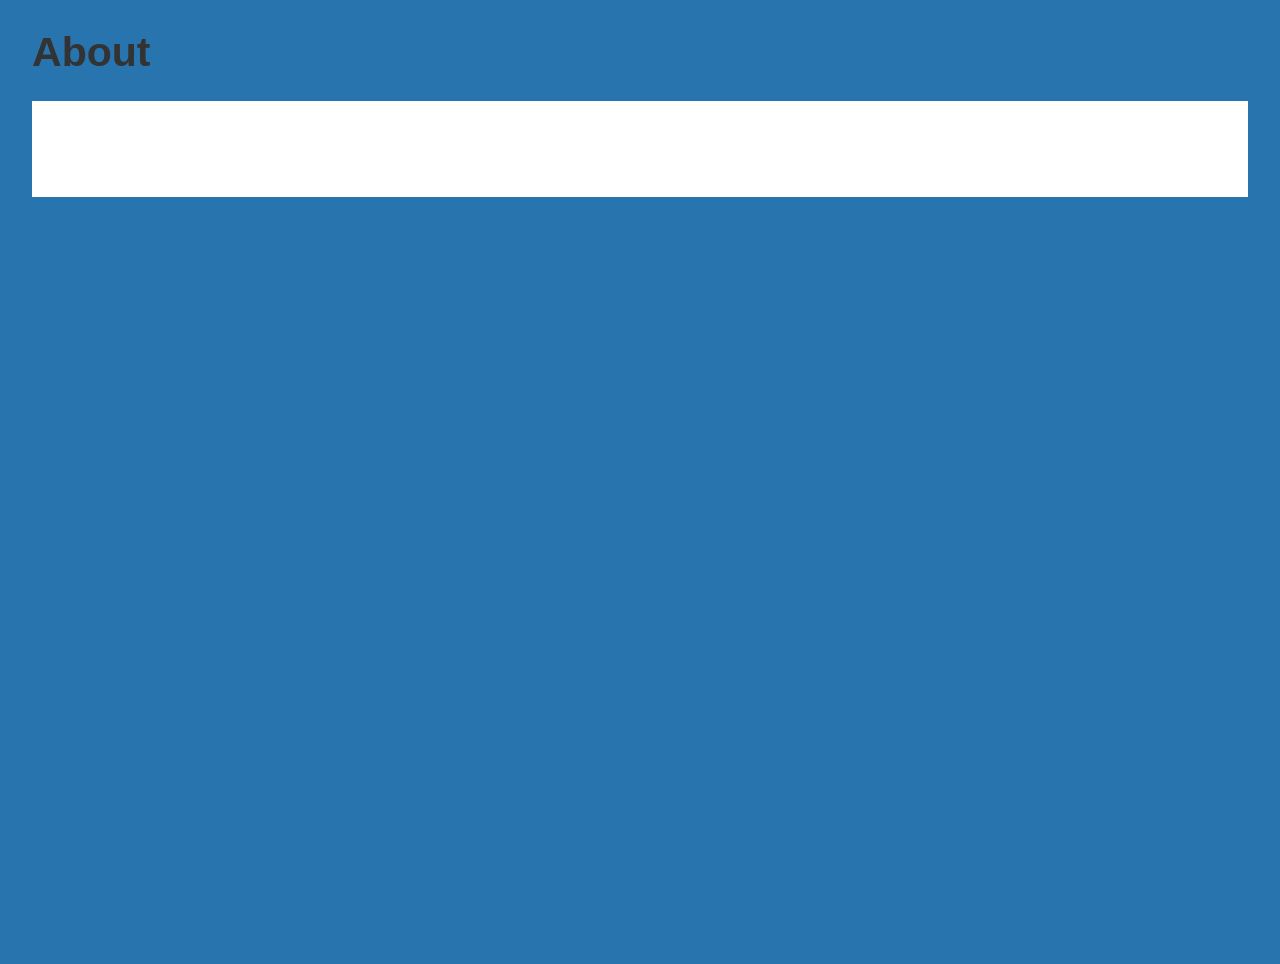
<file: about/index.html>
<!doctype html>

<html lang="en-US">

  <head>
    <meta charset="utf-8">
    <title>About | Web Design Workshop</title>
    <meta name="description" content="">
    <meta name="viewport" content="width=device-width, initial-scale=1.0" />
    
    <link rel="stylesheet" href="../css/styles.css">
    
    
  </head>

  <body>
    <header>
      <h1>About</h1>
    </header>
    <main>
     
      

    </main>

    <footer>

    </footer>
  </body>

</html>
</file>
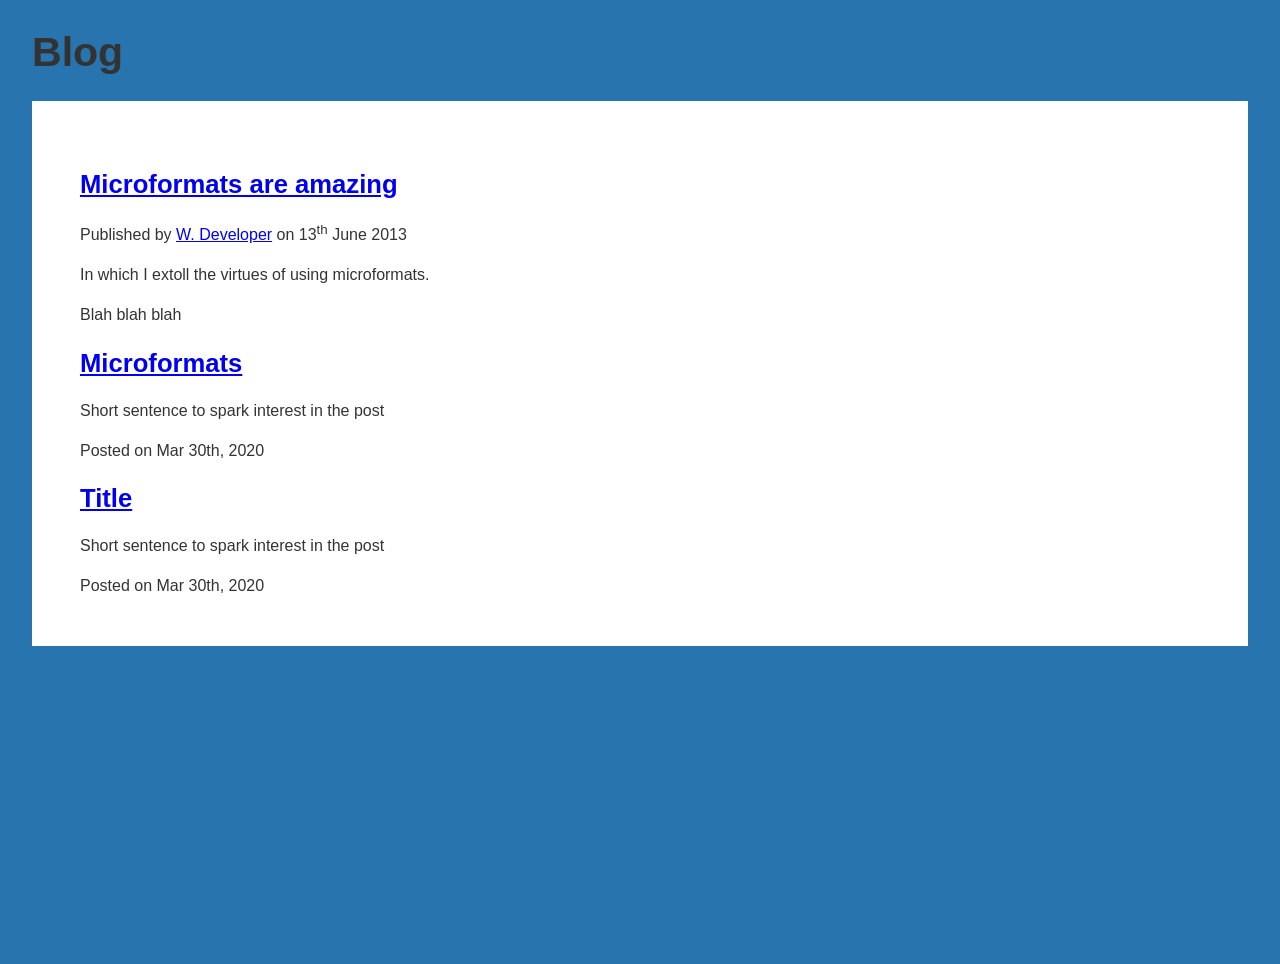
<file: blog/index.html>
<!doctype html>
<html lang="en-US">

  <head>
    <meta charset="utf-8">
    <title>Blog | Web Design Workshop</title>
    <meta name="description" content="">
    <meta name="viewport" content="width=device-width, initial-scale=1.0" />
    
    <link rel="stylesheet" href="../css/styles.css">
    
    
  </head>

  <body>
    <header>
      <h1>Blog</h1>
    </header>
    <main>
      <div class="h-feed">
        <article class="h-entry">
          <h2 class="p-name"><a href="post.html">Microformats are amazing</a></h2>
          <p>Published by <a class="p-author h-card" href="http://example.com">W. Developer</a>
           on <time class="dt-published" datetime="2013-06-13 12:00:00">13<sup>th</sup> June 2013</time></p>
         
          <p class="p-summary">In which I extoll the virtues of using microformats.</p>
         
          <div class="e-content">
          <p>Blah blah blah</p>
          </div>
        </article>

        <article class="h-entry">
          <h2 class="p-name"><a href="post.html">Microformats</a></h2>
          <p class="p-summary">Short sentence to spark interest in the post</p>
          <time class="dt-published" datetime="2020-03-30">Posted on Mar 30th, 2020</time>
        </article>
      
        <article class="h-entry">
        <h2 class="p-name"><a href="post.html">Title</a></h2>
        <p class="p-summary">Short sentence to spark interest in the post</p>
        <time class="dt-published" datetime="2020-03-30">Posted on Mar 30th, 2020</time>
      </article>

    </div>
    </main>
    <aside>

    </aside>
    <footer>
      
    </footer>
    
  </body>

</html>
</file>
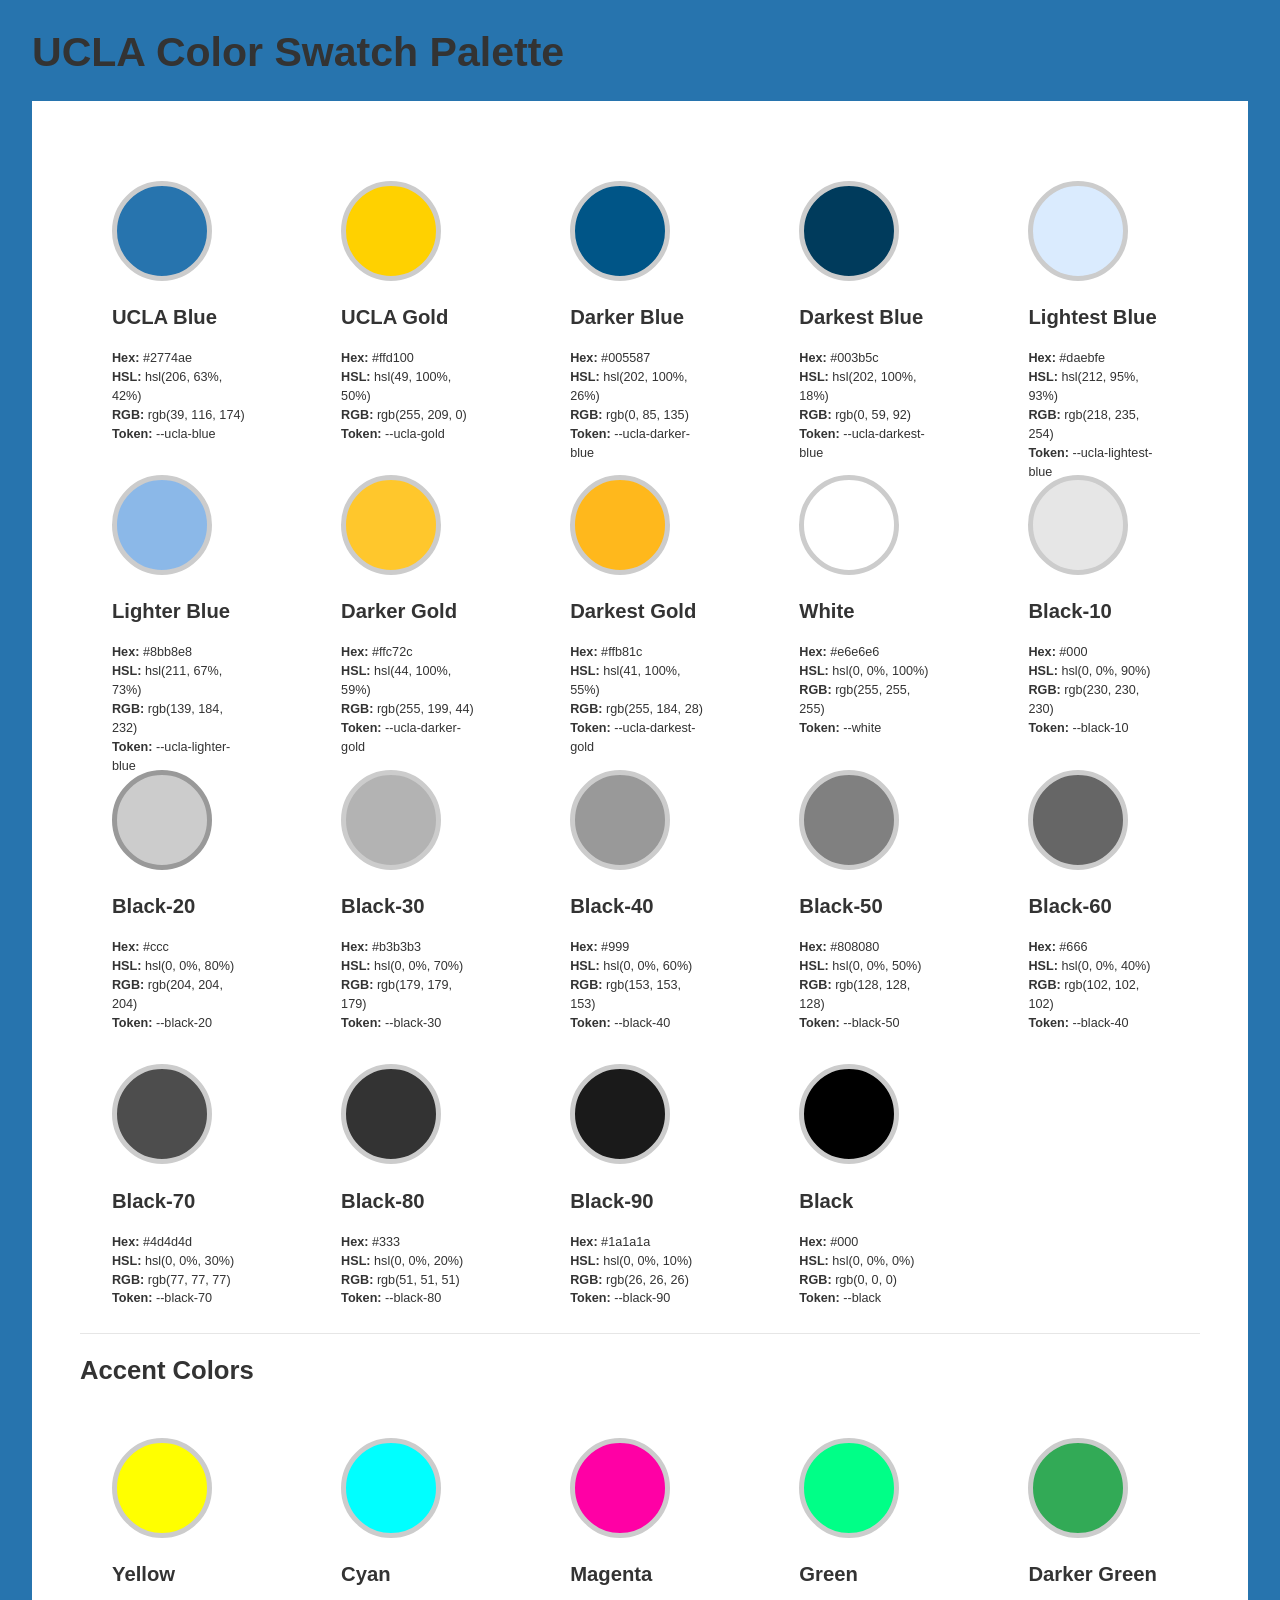
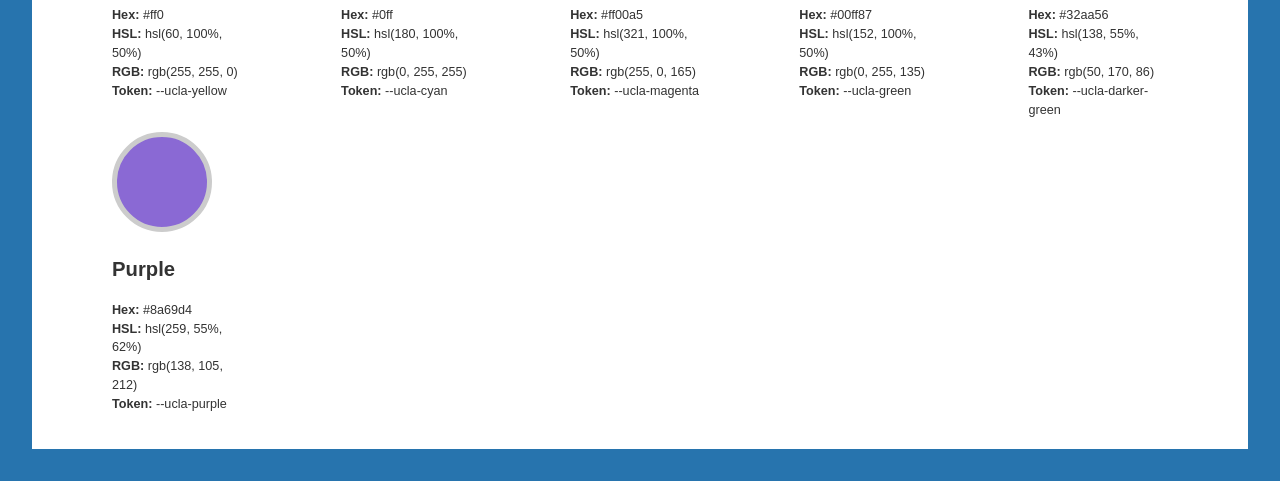
<file: color/index.html>
<!doctype html>
<html lang="en-US">

  <head>
    <meta charset="utf-8">
    <title>UCLA Color Swatch Palette</title>
    <meta name="description" content="">
    <meta name="viewport" content="width=device-width, initial-scale=1.0" />

    <link rel="stylesheet" href="../css/styles.css">
    
    <style type="text/css">
      main {
        grid-template-columns: 1fr;
      }

      .palette {
        display: grid;
        grid-gap: 2vw;
        grid-template-columns: repeat(auto-fit, minmax(200px, 1fr));
        margin-bottom: var(--spacing-x-large);
      }

      .swatch {
        align-items: center;
        display: grid;
        grid-gap: 5px;
        grid-template-areas:
          "swatch"
          "values";
        grid-template-columns: 1fr;
        grid-template-rows: 1fr;
        margin: var(--spacing-x-large);
      }

      .swatch:last-child {
        border-bottom: 0;
      }

      .swatch > div:first-child {
        grid-area: swatch;
        height: 100px;
        justify-self: left;
        width: 100px;
        border-radius: var(--border-radius-circle);
        border: var(--border-thick);
      }

      .swatch div:last-child {
        font-size: var(--font-size-x-small);
        grid-area: values;
        height: 100px;
      }

    </style>
  </head>

  <body>
    <header>
      <h1>UCLA Color Swatch Palette</h1>
    </header>
    <main>

      <section class="palette">
        <div class="swatch">
          <div style="background: var(--ucla-blue);"></div>
          <div>
            <h3>UCLA Blue</h3>
            <p><b>Hex: </b>#2774ae<br>
              <b>HSL: </b>hsl(206, 63%, 42%)<br>
              <b>RGB: </b>rgb(39, 116, 174)<br>
              <b>Token:</b> --ucla-blue</p>
          </div>
        </div>

        <div class="swatch">
          <div style="background: var(--ucla-gold);"></div>
          <div>
            <h3>UCLA Gold</h3>
            <p><b>Hex: </b>#ffd100<br>
              <b>HSL: </b>hsl(49, 100%, 50%)<br>
              <b>RGB: </b>rgb(255, 209, 0)<br>
              <b>Token:</b> --ucla-gold</p>
          </div>
        </div>

        <div class="swatch">
          <div style="background: var(--ucla-darker-blue);"></div>
          <div>
            <h3>Darker Blue</h3>
            <p><b>Hex: </b>#005587<br>
              <b>HSL: </b>hsl(202, 100%, 26%)<br>
              <b>RGB: </b>rgb(0, 85, 135)<br>
              <b>Token:</b> --ucla-darker-blue</p>
          </div>
        </div>
        <div class="swatch">
          <div style="background: var(--ucla-darkest-blue);"></div>
          <div>
            <h3>Darkest Blue</h3>
            <p><b>Hex: </b>#003b5c<br>
              <b>HSL: </b>hsl(202, 100%, 18%)<br>
              <b>RGB: </b>rgb(0, 59, 92)<br>
              <b>Token:</b> --ucla-darkest-blue</p>
          </div>
        </div>
        <div class="swatch">
          <div style="background: var(--ucla-lightest-blue);"></div>
          <div>
            <h3>Lightest Blue</h3>
            <p><b>Hex: </b>#daebfe<br>
              <b>HSL: </b>hsl(212, 95%, 93%)<br>
              <b>RGB: </b>rgb(218, 235, 254)<br>
              <b>Token:</b> --ucla-lightest-blue</p>
          </div>
        </div>
        <div class="swatch">
          <div style="background: var(--ucla-lighter-blue);"></div>
          <div>
            <h3>Lighter Blue</h3>
            <p><b>Hex: </b>#8bb8e8<br>
              <b>HSL: </b>hsl(211, 67%, 73%)<br>
              <b>RGB: </b>rgb(139, 184, 232)<br>
              <b>Token:</b> --ucla-lighter-blue</p>

          </div>
        </div>
        
        <div class="swatch">
          <div style="background: var(--ucla-darker-gold);"></div>
          <div>
            <h3>Darker Gold</h3>
            <p><b>Hex: </b>#ffc72c<br>
              <b>HSL: </b>hsl(44, 100%, 59%)<br>
              <b>RGB: </b>rgb(255, 199, 44)
              <br>
              <b>Token:</b> --ucla-darker-gold</p>
          </div>
        </div>
        <div class="swatch">
          <div style="background: var(--ucla-darkest-gold);"></div>
          <div>
            <h3>Darkest Gold</h3>
            <p><b>Hex: </b>#ffb81c<br>
              <b>HSL: </b>hsl(41, 100%, 55%)<br>
              <b>RGB: </b>rgb(255, 184, 28)<br>
              <b>Token:</b> --ucla-darkest-gold</p>

          </div>
        </div>

        <div class="swatch">
          <div class="swatch--white" style="background: var(--white);">
          </div>
          <div>
            <h3>White</h3>
            <p><b>Hex: </b>#e6e6e6<br>
              <b>HSL: </b>hsl(0, 0%, 100%)<br>
              <b>RGB: </b>rgb(255, 255, 255)<br>
              <b>Token:</b> --white</p>
          </div>
        </div>

        <div class="swatch">
          <div style="background: var(--black-10);"></div>
          <div>
            <h3>Black-10</h3>
            <p><b>Hex: </b>#000<br>
              <b>HSL: </b>hsl(0, 0%, 90%)<br>
              <b>RGB: </b>rgb(230, 230, 230)<br>
              <b>Token:</b> --black-10</p>
          </div>
        </div>
        <div class="swatch">
          <div style="background: var(--black-20); border: 5px solid var(--black-40);"></div>
          <div>
            <h3>Black-20</h3>
            <p><b>Hex: </b>#ccc<br>
              <b>HSL: </b>hsl(0, 0%, 80%)<br>
              <b>RGB: </b>rgb(204, 204, 204)<br>
              <b>Token:</b> --black-20</p>
          </div>
        </div>

        <div class="swatch">
          <div style="background: var(--black-30);"></div>
          <div>
            <h3>Black-30</h3>
            <p><b>Hex: </b>#b3b3b3<br>
              <b>HSL: </b>hsl(0, 0%, 70%)<br>
              <b>RGB: </b>rgb(179, 179, 179)<br>
              <b>Token:</b> --black-30</p>
          </div>
        </div>

        <div class="swatch">
          <div style="background: var(--black-40);"></div>
          <div>
            <h3>Black-40</h3>
            <p><b>Hex: </b>#999<br>
              <b>HSL: </b>hsl(0, 0%, 60%)<br>
              <b>RGB: </b>rgb(153, 153, 153)<br>
              <b>Token:</b> --black-40</p>
          </div>
        </div>

        <div class="swatch">
          <div style="background: var(--black-50);"></div>
          <div>
            <h3>Black-50</h3>
            <p><b>Hex: </b>#808080<br>
              <b>HSL: </b>hsl(0, 0%, 50%)<br>
              <b>RGB: </b>rgb(128, 128, 128)<br>
              <b>Token:</b> --black-50</p>
          </div>
        </div>

        <div class="swatch">
          <div style="background: var(--black-60);"></div>
          <div>
            <h3>Black-60</h3>
            <p><b>Hex: </b>#666<br>
              <b>HSL: </b>hsl(0, 0%, 40%)<br>
              <b>RGB: </b>rgb(102, 102, 102)<br>
              <b>Token:</b> --black-40</p>
          </div>
        </div>

        <div class="swatch">
          <div style="background: var(--black-70);"></div>
          <div>
            <h3>Black-70</h3>
            <p><b>Hex: </b>#4d4d4d<br>
              <b>HSL: </b>hsl(0, 0%, 30%)<br>
              <b>RGB: </b>rgb(77, 77, 77)<br>
              <b>Token:</b> --black-70</p>
          </div>
        </div>

        <div class="swatch">
          <div style="background: var(--black-80);"></div>
          <div>
            <h3>Black-80</h3>
            <p><b>Hex: </b>#333<br>
              <b>HSL: </b>hsl(0, 0%, 20%)<br>
              <b>RGB: </b>rgb(51, 51, 51)<br>
              <b>Token:</b> --black-80</p>
          </div>
        </div>

        <div class="swatch">
          <div style="background: var(--black-90);"></div>
          <div>
            <h3>Black-90</h3>
            <p><b>Hex: </b>#1a1a1a<br>
              <b>HSL: </b>hsl(0, 0%, 10%)<br>
              <b>RGB: </b>rgb(26, 26, 26)<br>
              <b>Token:</b> --black-90</p>
          </div>
        </div>

        <div class="swatch">
          <div style="background: var(--black);"></div>
          <div>
            <h3>Black</h3>
            <p><b>Hex: </b>#000<br>
              <b>HSL: </b>hsl(0, 0%, 0%)<br>
              <b>RGB: </b>rgb(0, 0, 0)<br>
              <b>Token:</b> --black</p>
          </div>
        </div>

       

      </section>
     <hr>
      <h2>Accent Colors</h2>
      <section class="palette">
        
        <div class="swatch">
          <div style="background: var(--ucla-yellow);"></div>
          <div>
            <h3>Yellow</h3>
            <p><b>Hex: </b>#ff0<br>
              <b>HSL: </b>hsl(60, 100%, 50%)<br>
              <b>RGB: </b>rgb(255, 255, 0)<br>
              <b>Token:</b> --ucla-yellow</p>
          </div>
        </div>
        <div class="swatch">
          <div style="background: var(--ucla-cyan);"></div>
          <div>
            <h3>Cyan</h3>
            <p><b>Hex:</b> #0ff<br>
              <b>HSL: </b>hsl(180, 100%, 50%)<br>
              <b>RGB: </b>rgb(0, 255, 255)
              <b>Token:</b> --ucla-cyan</p>
          </div>
        </div>
        <div class="swatch">
          <div style="background: var(--ucla-magenta);"></div>
          <div>
            <h3>Magenta</h3>
            <p><b>Hex:</b> #ff00a5<br>
              <b>HSL: </b>hsl(321, 100%, 50%)<br>
              <b>RGB: </b>rgb(255, 0, 165)<br>
              <b>Token:</b> --ucla-magenta</p>
          </div>
        </div>
        <div class="swatch">
          <div style="background: var(--ucla-green);"></div>
          <div>
            <h3>Green</h3>
            <p><b>Hex: </b>#00ff87<br>
              <b>HSL: </b>hsl(152, 100%, 50%)<br>
              <b>RGB: </b>rgb(0, 255, 135)<br>
              <b>Token:</b> --ucla-green</p>

          </div>
        </div>
        <div class="swatch">
          <div style="background: var(--ucla-darker-green);"></div>
          <div>
            <h3>Darker Green</h3>
            <p><b>Hex: </b>#32aa56<br>
              <b>HSL: </b>hsl(138, 55%, 43%)<br>
              <b>RGB: </b>rgb(50, 170, 86)<br>
              <b>Token:</b> --ucla-darker-green</p>
          </div>
        </div>
        <div class="swatch">
          <div style="background: var(--ucla-purple);"></div>
          <div>
            <h3>Purple</h3>
            <p><b>Hex: </b>#8a69d4<br>
              <b>HSL: </b>hsl(259, 55%, 62%)<br>
              <b>RGB: </b>rgb(138, 105, 212)<br>
              <b>Token:</b> --ucla-purple</p>
          </div>
        </div>

      </section>



    </main>


  </body>

</html>
</file>
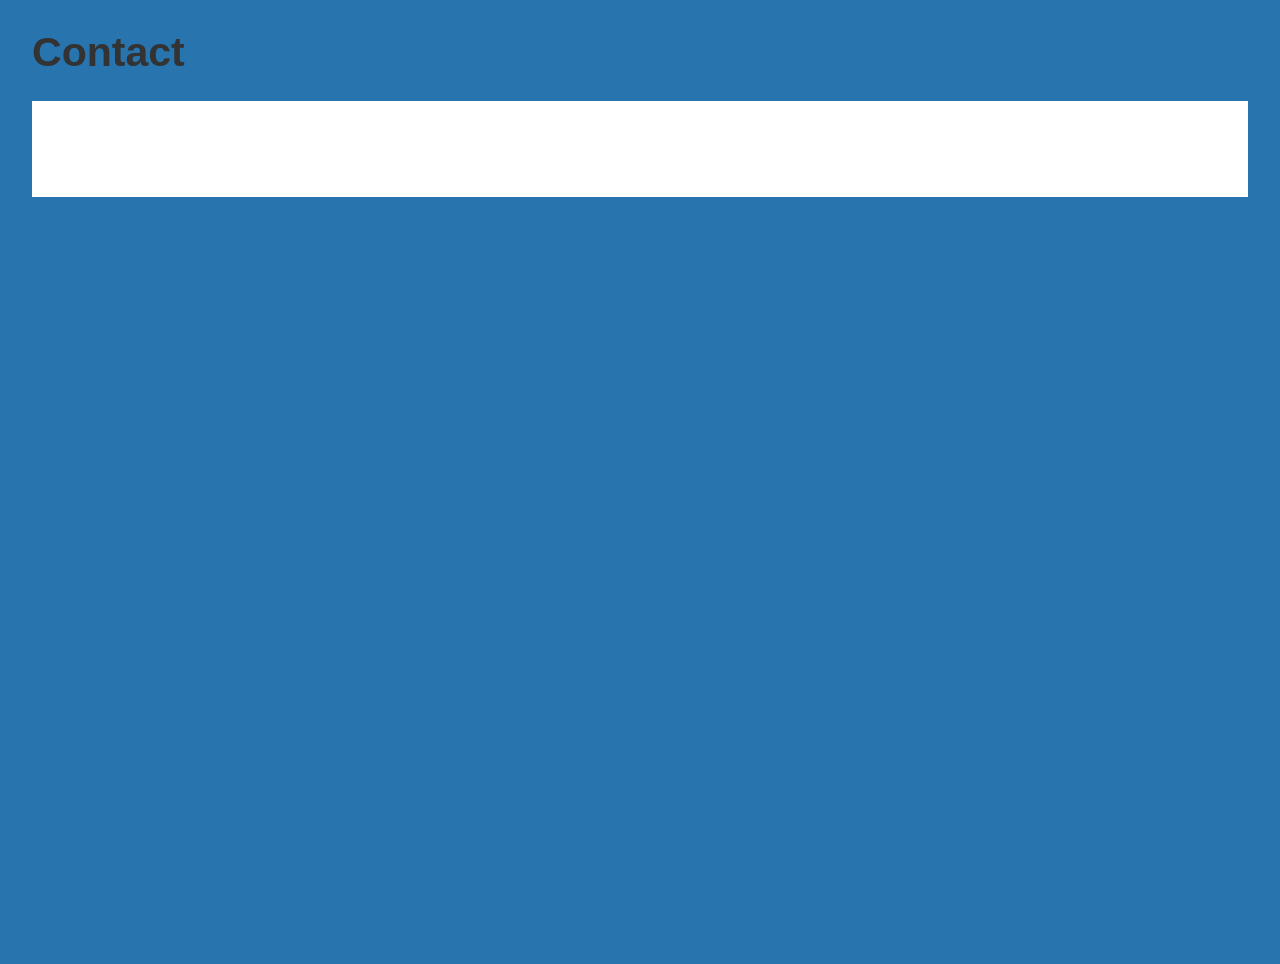
<file: contact/index.html>
<!doctype html>
<html lang="en-US">

  <head>
    <meta charset="utf-8">
    <title>Contact | Web Design Workshop</title>
    <meta name="description" content="">
    <meta name="viewport" content="width=device-width, initial-scale=1.0" />
    
    <link rel="stylesheet" href="../css/styles.css">
    
    
  </head>

  <body>
    <header>
      <h1>Contact</h1>
    </header>
    <main>
     
      

    </main>

    <footer>

    </footer>
  </body>

</html>
</file>
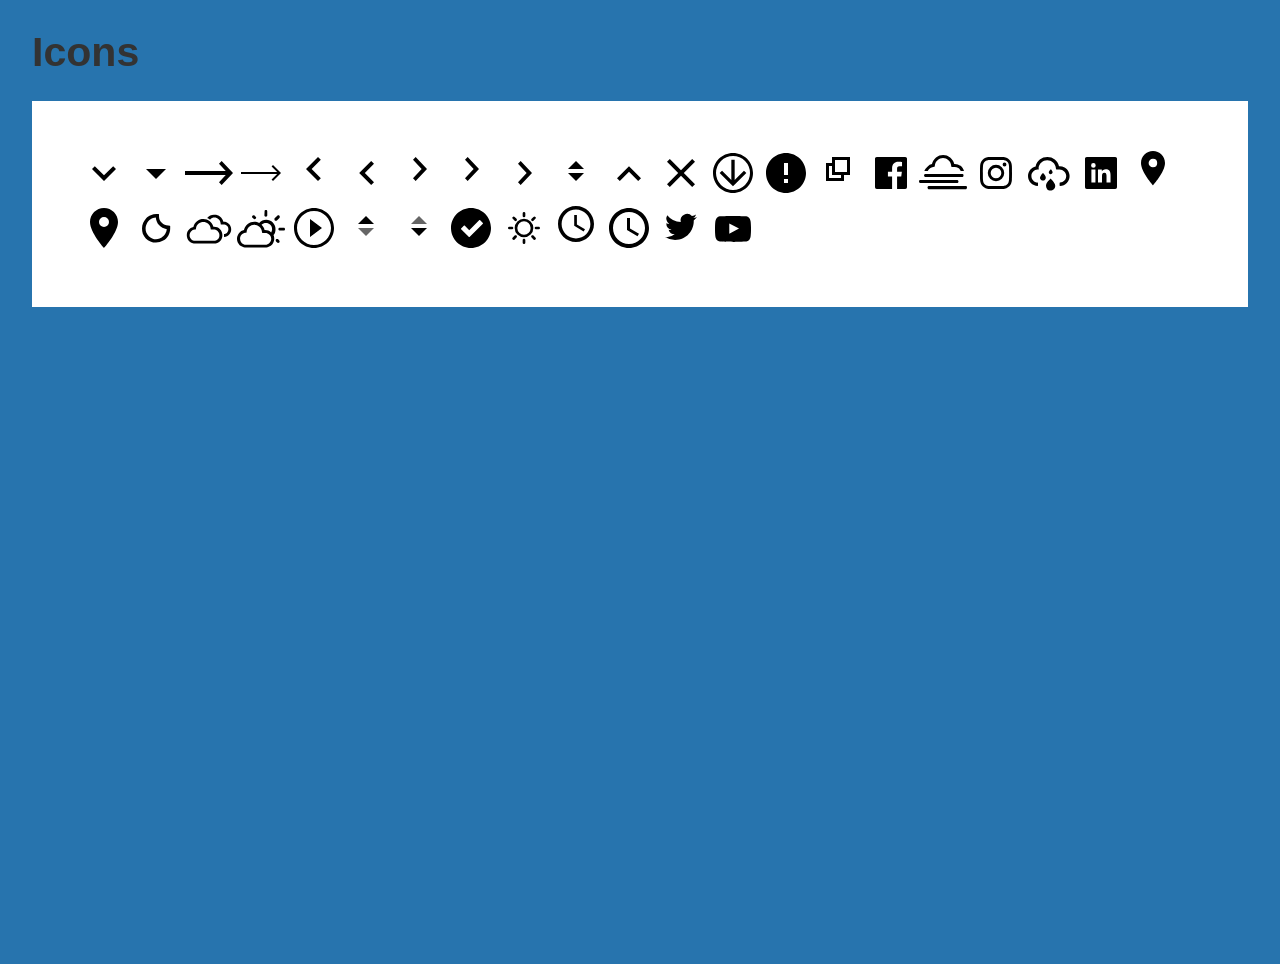
<file: iconography/index.html>
<!doctype html>
<html lang="en-US">

  <head>
    <meta charset="utf-8">
    <title>Icons | Web Design Workshop</title>
    <meta name="description" content="">
    <meta name="viewport" content="width=device-width, initial-scale=1.0" />
    
    <link rel="stylesheet" href="../css/styles.css">
    
   
  </head>

  <body>
    <header>
      <h1>Icons</h1>
    </header>
    <main>
     
      <div class="icon-list">

        <svg class="icon arrow-down" width="48" height="48" viewBox="0 0 24 24" aria-labelledby="icon-arrow-down" role="img"><title id="icon-arrow-down">Icon Arrow Down</title><g fill="none" fill-rule="evenodd"><path id="Path" fill="#000" d="M7.41 8.59L12 13.17l4.59-4.58L18 10l-6 6-6-6z"/></g></svg>
    
        <svg class="icon arrow-drop-down" width="48" height="48" viewBox="0 0 24 24" aria-labelledby="icon-arrow-drop-down" role="img"><title id="icon-arrow-drop-down">Icon Arrow Drop Down</title><g fill="none" fill-rule="evenodd"><path id="Path" fill="#000" d="M7 10l5 5 5-5z"/></g></svg>
    
    
        <svg class="icon arrow-forward-short" width="48" height="48" viewBox="0 0 24 24" aria-labelledby="icon-arrow-forward-short" role="img"><title id="icon-arrow-forward-short">Icon Arrow Forward Short</title><g fill="none" fill-rule="evenodd"><path d="M20.384 13H0v-2h20.384L17 7.41 18.332 6 24 12l-5.668 6L17 16.59 20.384 13z" id="Combined-Shape" fill="#000"/></g></svg>
    
        <svg class="icon arrow-forward" width="48" height="48" viewBox="0 0 48 24" aria-labelledby="icon-arrow-forward" role="img"><title id="icon-arrow-forward">Icon Arrow Forward</title><g fill="none" fill-rule="evenodd"><path id="Path" fill="#000" d="M36 4l-1.41 1.41L40.17 11H4v2h36.17l-5.58 5.59L36 20l8-8z"/></g></svg>
    
        <svg class="icon arrow-left-baseline" width="48" height="48" viewBox="0 0 24 24" aria-labelledby="icon-arrow-left-baseline" role="img"><title id="icon-arrow-left-baseline">Icon Arrow Left Baseline</title><g fill="none" fill-rule="evenodd"><path id="Background" d="M0 0h24v24H0z"/><path id="Shape" fill="#000" transform="matrix(-1 0 0 1 23.41 0)" d="M8 14.59L12.58 10 8 5.41 9.41 4l6 6-6 6z"/></g></svg>
    
        <svg class="icon arrow-left" width="48" height="48" viewBox="0 0 24 24" aria-labelledby="icon-arrow-left" role="img"><title id="icon-arrow-left">Icon Arrow Left</title><g fill="none" fill-rule="evenodd"><path id="Shape" fill="#000" transform="matrix(-1 0 0 1 24.59 0)" d="M8.59 16.59L13.17 12 8.59 7.41 10 6l6 6-6 6z"/></g></svg>
    
        <svg class="icon arrow-right-baseline" width="48" height="48" viewBox="0 0 24 24" aria-labelledby="icon-arrow-right-baseline" role="img"><title id="icon-arrow-right-baseline">Icon Arrow Right Baseline</title><g fill="none" fill-rule="evenodd"><path id="Shape" fill="#000" d="M9 14.59L13.327 10 9 5.41 10.332 4 16 10l-5.668 6z"/></g></svg>
    
        <svg class="icon arrow-right-baseline" width="48" height="48" viewBox="0 0 24 24" aria-labelledby="icon-arrow-right-baseline" role="img"><title id="icon-arrow-right-baseline">Icon Arrow Right Baseline</title><g fill="none" fill-rule="evenodd"><path id="Shape" fill="#000" d="M9 14.59L13.327 10 9 5.41 10.332 4 16 10l-5.668 6z"/></g></svg>
    
        <svg class="icon arrow-right" width="48" height="48" viewBox="0 0 24 24" aria-labelledby="icon-arrow-right" role="img"><title id="icon-arrow-right">Icon Arrow Right</title><g fill="none" fill-rule="evenodd"><path id="Shape" fill="#000" d="M9 16.59L13.327 12 9 7.41 10.332 6 16 12l-5.668 6z"/></g></svg>
    
        <svg class="icon arrow-sort" width="48" height="48" viewBox="0 0 24 24" aria-labelledby="icon-arrow-sort" role="img"><title id="icon-arrow-sort">Icon Arrow Sort</title><g fill="none" fill-rule="evenodd"><path d="M8 12h8l-4 4-4-4zm8-2H8l4-4 4 4z" id="Combined-Shape" fill="#000"/></g></svg>
    
        <svg class="icon arrow-up" width="48" height="48" viewBox="0 0 24 24" aria-labelledby="icon-arrow-up" role="img"><title id="icon-arrow-up">Icon Arrow Up</title><g fill="none" fill-rule="evenodd"><path id="Path" fill="#000" transform="rotate(180 12 12.295)" d="M7.41 8.59L12 13.17l4.59-4.58L18 10l-6 6-6-6z"/></g></svg>
        
        <svg class="icon close" width="48" height="48" viewBox="0 0 24 24" aria-labelledby="icon-close" role="img"><title id="icon-close">Icon Close</title><g fill="none" fill-rule="evenodd"><path id="Shape" fill="#000" d="M19 6.41L17.59 5 12 10.59 6.41 5 5 6.41 10.59 12 5 17.59 6.41 19 12 13.41 17.59 19 19 17.59 13.41 12z"/></g></svg>
    
        <svg class="icon download" width="48" height="48" viewBox="0 0 24 24" aria-labelledby="icon-download" role="img"><title id="icon-download">Icon Download</title><g fill="none" fill-rule="evenodd"><path d="M12 22C6.477 22 2 17.523 2 12S6.477 2 12 2s10 4.477 10 10-4.477 10-10 10zm0-1.5a8.5 8.5 0 1 0 0-17 8.5 8.5 0 0 0 0 17zm6.667-8.5L12 18.667 5.333 12l1.184-1.183 4.65 4.658V5.333h1.666v10.142l4.659-4.65L18.667 12z" id="Combined-Shape" fill="#000"/></g></svg>
    
        <svg class="icon error" width="48" height="48" viewBox="0 0 24 24" aria-labelledby="icon-error" role="img"><title id="icon-error">Icon Error</title><defs><path d="M12 2C6.48 2 2 6.48 2 12s4.48 10 10 10 10-4.48 10-10S17.52 2 12 2zm1 15h-2v-2h2v2zm0-4h-2V7h2v6z" id="path-1"/></defs><g id="Icon Error" fill="none" fill-rule="evenodd"><mask id="mask-2" fill="#fff"><use xlink:href="#path-1"/></mask><use id="Shape" fill="#000" xlink:href="#path-1"/></g></svg>
    
        <svg class="icon external-link-baseline" width="48" height="48" viewBox="0 0 24 24" aria-labelledby="icon-external-link-baseline" role="img"><title id="icon-external-link-baseline">Icon External Link Baseline</title><g fill="none" fill-rule="evenodd"><path d="M15 13v3H6V7h3V4h9v9h-3zm-1.5 0H9V8.5H7.5v6h6V13zm-3-7.5v6h6v-6h-6z" id="Combined-Shape" fill="#000"/></g></svg>
    
        <svg class="icon facebook" width="48" height="48" viewBox="0 0 24 24" aria-labelledby="icon-facebook" role="img"><title id="icon-facebook">Icon Social Facebook</title><g fill="none" fill-rule="evenodd"><path d="M15.04 20v-6.196h2.08l.31-2.415h-2.39V9.848c0-.7.194-1.176 1.196-1.176h1.28v-2.16c-.222-.03-.981-.095-1.864-.095-1.844 0-3.106 1.125-3.106 3.191v1.781h-2.085v2.415h2.085V20h2.494zM4.883 20A.883.883 0 0 1 4 19.117V4.883C4 4.395 4.395 4 4.883 4h14.234c.488 0 .883.395.883.883v14.234a.883.883 0 0 1-.883.883H4.883z" id="Shape" fill="#000"/></g></svg>
    
        <svg class="icon fog" width="48" height="48" viewBox="0 0 24 24" aria-labelledby="icon-fog" role="img"><title id="icon-fog">Icon Weather/Fog</title><g fill="none" fill-rule="evenodd"><path d="M0 16.258c0-.193.097-.484.194-.58.096-.097.387-.194.58-.194h18.097c.194 0 .484.097.58.193.097.097.29.388.29.581 0 .194-.096.387-.193.58-.193.194-.387.194-.58.194H.87c-.194 0-.484-.097-.58-.193-.194-.097-.291-.29-.291-.58zm2.516-3c0-.193.097-.387.29-.58.194-.097.29-.194.581-.194h18.097c.193 0 .387.097.58.193.194.097.194.388.194.581 0 .194-.097.387-.193.58-.194.194-.388.194-.581.194H3.387c-.193 0-.387-.097-.58-.193-.194-.194-.29-.387-.29-.58zm.194-2.323c0 .097.096.097.193.097h1.355c.097 0 .097-.097.194-.193.193-.484.58-.871 1.064-1.258C6 9.29 6.484 9.097 7.065 9l.58-.097a.208.208 0 0 0 .194-.193l.096-.484c.097-1.065.581-1.936 1.355-2.613.775-.678 1.742-1.065 2.71-1.065 1.065 0 1.935.387 2.71 1.065.774.677 1.258 1.548 1.355 2.613l.096.58c0 .097.097.194.194.194h1.548c.58 0 1.162.194 1.742.484.58.29.871.774 1.161 1.355.097.096.097.193.194.193h1.355c.097 0 .193-.097.097-.193-.29-.968-.871-1.839-1.646-2.42-.87-.58-1.838-.967-2.903-.967h-.29c-.29-1.258-.968-2.323-2.032-3.194C14.516 3.388 13.355 3 12.097 3c-1.355 0-2.516.387-3.58 1.258-1.065.871-1.743 1.936-2.033 3.29a4.182 4.182 0 0 0-2.13 1.162c-.58.58-1.45 1.355-1.644 2.225 0-.096 0 0 0 0zm1.548 8.323c0-.193.097-.387.29-.58.194-.097.29-.194.581-.194h18.097c.193 0 .387.097.58.193.194.194.194.388.194.581 0 .194-.097.387-.194.58-.096.194-.387.291-.677.291H5.032c-.193 0-.387-.097-.58-.29-.097-.194-.194-.387-.194-.58z" id="Shape" fill="#000"/></g></svg>
    
        <svg class="icon instagram" width="48" height="48" viewBox="0 0 24 24" aria-labelledby="icon-instagram" role="img"><title id="icon-instagram">Icon Social Instagram</title><g fill="none" fill-rule="evenodd"><path d="M12 4c2.173 0 2.445.01 3.298.048.852.039 1.433.174 1.942.372.526.204.972.478 1.417.923.445.445.719.89.923 1.417.198.509.333 1.09.372 1.942C19.99 9.555 20 9.827 20 12s-.01 2.445-.048 3.298c-.039.852-.174 1.433-.372 1.942a3.92 3.92 0 0 1-.923 1.417c-.445.445-.89.719-1.417.923-.509.198-1.09.333-1.942.372-.853.039-1.125.048-3.298.048s-2.445-.01-3.298-.048c-.852-.039-1.433-.174-1.942-.372a3.921 3.921 0 0 1-1.417-.923 3.92 3.92 0 0 1-.923-1.417c-.198-.509-.333-1.09-.372-1.942C4.01 14.445 4 14.173 4 12s.01-2.445.048-3.298c.039-.852.174-1.433.372-1.942a3.92 3.92 0 0 1 .923-1.417c.445-.445.89-.719 1.417-.923.509-.198 1.09-.333 1.942-.372C9.555 4.01 9.827 4 12 4zm0 1.441c-2.136 0-2.39.009-3.233.047-.78.036-1.203.166-1.485.276-.374.145-.64.318-.92.598a2.48 2.48 0 0 0-.598.92c-.11.282-.24.705-.276 1.485-.038.844-.047 1.097-.047 3.233s.009 2.39.047 3.233c.036.78.166 1.203.276 1.485.145.374.318.64.598.92.28.28.546.453.92.598.282.11.705.24 1.485.276.844.038 1.097.047 3.233.047s2.39-.009 3.233-.047c.78-.036 1.203-.166 1.485-.276.374-.145.64-.318.92-.598.28-.28.453-.546.598-.92.11-.282.24-.705.276-1.485.038-.844.047-1.097.047-3.233s-.009-2.39-.047-3.233c-.036-.78-.166-1.203-.276-1.485a2.48 2.48 0 0 0-.598-.92 2.479 2.479 0 0 0-.92-.598c-.282-.11-.705-.24-1.485-.276-.844-.038-1.097-.047-3.233-.047zm0 9.226a2.667 2.667 0 1 0 0-5.334 2.667 2.667 0 0 0 0 5.334zm0-6.775a4.108 4.108 0 1 1 0 8.216 4.108 4.108 0 0 1 0-8.216zm5.23-.162a.96.96 0 1 1-1.92 0 .96.96 0 0 1 1.92 0z" id="Shape" fill="#000"/></g></svg>
    
        <svg class="icon light-rain" width="48" height="48" viewBox="0 0 24 24" aria-labelledby="icon-light-rain" role="img"><title id="icon-light-rain">Icon Weather/Light Rain</title><g fill="none" fill-rule="evenodd"><path d="M2 13.5c0-1.1.4-2.2 1.1-3.1.7-.9 1.6-1.5 2.7-1.7.3-1.4 1-2.5 2.1-3.4C9 4.4 10.3 4 11.7 4s2.6.4 3.7 1.3 1.8 1.9 2.1 3.3h.3c.9 0 1.7.2 2.5.6.8.4 1.4 1 1.8 1.8.4.8.7 1.6.7 2.5 0 1.3-.5 2.5-1.4 3.5-.9 1-2 1.5-3.4 1.5-.1 0-.2-.1-.2-.2V17c0-.1.1-.2.2-.2.9 0 1.6-.4 2.2-1 .6-.6.9-1.4.9-2.3 0-.9-.3-1.6-1-2.3-.6-.6-1.4-1-2.3-1h-1.6c-.1 0-.2-.1-.2-.2l-.1-.6c-.1-1.1-.6-2-1.4-2.7-.8-.7-1.8-1.1-2.9-1.1-1.1 0-2.1.4-2.9 1.1-.8.7-1.3 1.6-1.4 2.7l.1.7c0 .1-.1.2-.2.2h-.5c-.8 0-1.5.4-2.1 1-.6.6-.9 1.3-.9 2.2 0 .9.3 1.6.9 2.3.6.7 1.3 1 2.2 1 .1 0 .2.1.2.2v1.3c0 .1-.1.2-.2.2-1.3-.1-2.5-.6-3.4-1.5-.9-.9-1.4-2.2-1.4-3.5zm6 .9c0-.2.1-.6.4-1 .2-.4.5-.8.7-1 .2-.2.3-.4.4-.4l.4.4c.3.3.5.6.7 1 .2.4.3.7.3 1 0 .4-.1.7-.4 1-.3.3-.6.4-1 .4s-.7-.1-1-.4c-.4-.3-.5-.6-.5-1zm3 4c0-.3.1-.6.2-1s.4-.7.6-1c.2-.3.4-.5.7-.8l.6-.6.2-.2.2.2c.4.3.8.8 1.3 1.5.2.3.4.7.6 1 .2.3.2.7.2 1 0 .6-.2 1.2-.7 1.6-.5.4-1 .7-1.7.7-.6 0-1.2-.2-1.6-.7-.4-.5-.6-1.1-.6-1.7zm1.4-6.7c0-.4.3-.9 1-1.6l.2.2c.2.2.3.4.5.7.1.3.2.5.2.6 0 .3-.1.5-.3.7-.2.2-.4.3-.7.3-.3 0-.5-.1-.7-.3-.1-.1-.2-.3-.2-.6z" id="Shape" fill="#000"/></g></svg>
    
        <svg class="icon linkedin" width="48" height="48" viewBox="0 0 24 24" aria-labelledby="icon-linkedin" role="img"><title id="icon-linkedin">Icon Social LinkedIn</title><g fill="none" fill-rule="evenodd"><path d="M10.486 16.776H12.5v-3.21c0-.846.16-1.667 1.21-1.667 1.035 0 1.048.969 1.048 1.721v3.156h2.017v-3.559c0-1.748-.377-3.092-2.42-3.092-.98 0-1.639.538-1.908 1.049h-.027v-.888h-1.934v6.49zM8.21 7.06A1.17 1.17 0 1 0 8.21 9.4a1.17 1.17 0 0 0 .002-2.339zm-1.01 9.716h2.02v-6.49H7.2v6.49zM4.883 20A.883.883 0 0 1 4 19.117V4.883C4 4.395 4.395 4 4.883 4h14.234c.488 0 .883.395.883.883v14.234a.883.883 0 0 1-.883.883H4.883z" id="Shape" fill="#000"/></g></svg>
    
        <svg class="icon location-baseline" width="48" height="48" viewBox="0 0 24 24" aria-labelledby="icon-location-baseline" role="img"><title id="icon-location-baseline">Icon Location Baseline</title><g fill="none" fill-rule="evenodd"><path d="M12 1C8.683 1 6 3.683 6 7c0 4.5 6 11.143 6 11.143S18 11.5 18 7c0-3.317-2.683-6-6-6zm0 8.143a2.144 2.144 0 1 1 .002-4.287A2.144 2.144 0 0 1 12 9.143z" id="Shape" fill="#000"/></g></svg>
    
        <svg class="icon location" width="48" height="48" viewBox="0 0 24 24" aria-labelledby="icon-location" role="img"><title id="icon-location">Icon Location</title><g fill="none" fill-rule="evenodd"><path d="M12 2C8.13 2 5 5.13 5 9c0 5.25 7 13 7 13s7-7.75 7-13c0-3.87-3.13-7-7-7zm0 9.5a2.5 2.5 0 0 1 0-5 2.5 2.5 0 0 1 0 5z" id="Shape" fill="#000"/></g></svg>
    
        <svg class="icon moon" width="48" height="48" viewBox="0 0 24 24" aria-labelledby="icon-moon" role="img"><title id="icon-moon">Icon Weather/Moon</title><g fill="none" fill-rule="evenodd"><path d="M5 12.2c0-1 .2-1.9.6-2.8.4-.9.9-1.6 1.5-2.3.6-.7 1.4-1.1 2.3-1.5.9-.4 1.8-.6 2.8-.6h1.1c.2 0 .2.1.2.3v.9c0 1.3.5 2.4 1.4 3.2.9.9 1.9 1.4 3.2 1.4l.8.1c.2 0 .2.1.2.2v1c0 1.3-.3 2.5-.9 3.6-.6 1.1-1.5 2-2.6 2.6-1.1.6-2.3 1-3.6 1-1 0-1.9-.2-2.8-.6-.9-.4-1.6-.9-2.3-1.5-.6-.6-1.1-1.4-1.5-2.3-.2-.8-.4-1.8-.4-2.7zm1.8 0c0 .8.1 1.5.4 2.2.3.7.7 1.2 1.2 1.7s1.1.8 1.7 1.1c.6.3 1.3.4 1.9.4.6 0 1.2-.1 1.8-.3.6-.2 1.1-.5 1.6-1s.9-.9 1.3-1.6c.4-.6.6-1.3.7-2.1-1.6-.3-2.9-1-3.9-2.1s-1.4-2.3-1.6-3.8c-1 .1-1.8.3-2.6.9-.8.5-1.4 1.2-1.8 2-.4.8-.7 1.7-.7 2.6z" id="Shape" fill="#000"/></g></svg>
    
        <svg class="icon overcast" width="48" height="48" viewBox="0 0 24 24" aria-labelledby="icon-overcast" role="img"><title id="icon-overcast">Icon Weather/Overcast</title><g fill="none" fill-rule="evenodd"><path d="M.9 15.6c0-1 .3-1.9.9-2.6.6-.7 1.4-1.3 2.4-1.5.3-1.2.8-2.1 1.8-2.9.9-.8 2-1.1 3.2-1.1 1.2 0 2.2.4 3.2 1.1.9.7 1.5 1.7 1.8 2.8h.3c1.2 0 2.2.4 3 1.2.8.8 1.2 1.8 1.2 3s-.4 2.2-1.2 3c-.8.8-1.8 1.2-3 1.2H5.2c-.6 0-1.1-.1-1.7-.3-.6-.2-1-.5-1.4-.9-.4-.4-.7-.8-.9-1.4-.2-.6-.3-1-.3-1.6zm1.4 0c0 .8.3 1.4.8 2 .5.6 1.2.8 2 .8h9.3c.8 0 1.4-.3 2-.8.6-.5.8-1.2.8-2s-.3-1.4-.8-2c-.5-.5-1.2-.8-2-.8H13c-.1 0-.1-.1-.1-.1l-.1-.5c-.1-.9-.5-1.7-1.2-2.3-.7-.6-1.5-.9-2.4-.9-.9 0-1.8.3-2.5.9-.7.6-1.1 1.4-1.2 2.3l-.1.4c0 .1-.1.1-.2.1l-.4.1c-.7.1-1.3.4-1.8.9-.4.5-.7 1.2-.7 1.9zm8.9-8.7c-.1.1-.1.1.1.2.4.2.8.4 1.1.6h.2c.6-.6 1.3-.9 2.1-.9s1.5.3 2.1.8c.6.5.9 1.2 1 2l.1.6h1.4c.6 0 1.2.2 1.7.7.5.5.7 1 .7 1.7 0 .6-.2 1.1-.6 1.6-.4.5-.9.7-1.5.8-.1 0-.1 0-.1.2v1.1c0 .1 0 .2.1.2 1-.1 1.9-.5 2.5-1.2.6-.7 1-1.6 1-2.6 0-1.1-.4-2-1.1-2.7-.8-.8-1.6-1.1-2.7-1.1h-.1c-.3-1-.8-1.8-1.6-2.5s-1.8-1-2.8-1c-1.5-.1-2.7.4-3.6 1.5z" id="Shape" fill="#000"/></g></svg>
    
        <svg class="icon partly-cloudy" width="48" height="48" viewBox="0 0 24 24" aria-labelledby="icon-partly-cloudy" role="img"><title id="icon-partly-cloudy">Icon Weather/Partly Cloudy</title><g fill="none" fill-rule="evenodd"><path d="M0 17.328c0 .806.18 1.523.627 2.24.448.716.895 1.253 1.612 1.611.716.358 1.433.627 2.239.627h9.671c.806 0 1.523-.18 2.24-.627.715-.448 1.253-.895 1.611-1.612.358-.716.627-1.433.627-2.239 0-.627-.09-1.164-.358-1.79.716-.807.985-1.792.985-2.956 0-.627-.09-1.254-.358-1.791-.27-.537-.538-1.075-.986-1.522-.447-.448-.895-.806-1.522-.985-.537-.27-1.164-.359-1.791-.359-1.343 0-2.507.538-3.493 1.523-.716-.358-1.522-.627-2.417-.627-1.254 0-2.329.358-3.314 1.164-.985.806-1.612 1.791-1.88 3.045-.986.269-1.792.716-2.418 1.522C.448 15.358 0 16.343 0 17.328zm1.522 0c0-.716.269-1.432.717-1.97.537-.537 1.164-.895 1.88-.985h.448c.09 0 .18-.09.18-.179l.089-.448c.09-.985.537-1.79 1.254-2.418.716-.627 1.522-.985 2.507-.985.985 0 1.88.358 2.597.985.716.627 1.164 1.433 1.254 2.418l.09.538c0 .09.089.179.178.179h1.433c.806 0 1.433.268 2.06.895.537.538.895 1.254.895 2.06s-.268 1.522-.895 2.06c-.537.537-1.254.895-2.06.895H4.39c-.807 0-1.434-.269-2.06-.895a3.209 3.209 0 0 1-.807-2.15zm6-11.015c0 .18.09.359.18.538l.626.537c.18.18.448.269.538.18.179 0 .358-.09.537-.27.18-.179.18-.358.18-.537 0-.179-.09-.268-.27-.358l-.537-.627c-.179-.179-.358-.179-.537-.179-.18 0-.358.09-.538.269a.684.684 0 0 0-.179.447zm4.747 4.03c.627-.627 1.343-.895 2.149-.895.895 0 1.612.268 2.239.895.627.627.895 1.344.895 2.24 0 .536-.179 1.074-.448 1.611-.895-.895-1.88-1.254-3.134-1.254h-.179c-.18-.985-.716-1.88-1.522-2.597zM13.7 5.597c0 .269.09.448.18.537.09.09.358.18.537.18.269 0 .448-.09.537-.18.18-.179.18-.358.18-.537v-1.88c0-.18-.09-.359-.18-.538C14.865 3 14.687 3 14.507 3c-.179 0-.358.09-.537.18-.179.089-.179.357-.179.536l-.09 1.881zm5.015 2.06c0 .268.09.447.18.537.179.18.358.18.537.18.179 0 .358-.09.537-.18l1.254-1.254c.179-.179.179-.358.179-.537 0-.18-.09-.358-.18-.537-.178-.18-.357-.18-.536-.18-.18 0-.359.09-.538.18l-1.343 1.253c-.09.09-.09.27-.09.538zm.627 10.567c0 .179.09.448.18.537l.537.538c.09.179.268.179.537.179s.358-.09.537-.18c.18-.089.18-.358.18-.537 0-.179-.09-.358-.18-.537l-.537-.537c-.18-.18-.358-.18-.537-.18-.18 0-.359.09-.538.18-.09.179-.179.358-.179.537zm1.344-5.642c0 .18.09.358.268.537.18.18.358.18.538.18h1.79c.18 0 .359-.09.538-.18.179-.09.179-.358.179-.537 0-.179-.09-.358-.18-.537-.089-.18-.357-.18-.536-.18h-1.791c-.18 0-.359.09-.538.18-.179.179-.268.358-.268.537z" id="Shape" fill="#000"/></g></svg>
    
        <svg class="icon play" width="48" height="48" viewBox="0 0 24 24" aria-labelledby="icon-play" role="img"><title id="icon-play">Icon Play</title><g fill="none" fill-rule="evenodd"><path d="M10 16.5l6-4.5-6-4.5v9zM12 2C6.48 2 2 6.48 2 12s4.48 10 10 10 10-4.48 10-10S17.52 2 12 2zm0 18.5c-4.686 0-8.5-3.814-8.5-8.5S7.314 3.5 12 3.5s8.5 3.814 8.5 8.5-3.814 8.5-8.5 8.5z" id="Shape" fill="#000"/></g></svg>
    
        <svg class="icon sort-ascending" width="48" height="48" viewBox="0 0 24 24" aria-labelledby="icon-sort-ascending" role="img"><title id="icon-sort-ascending">Icon Sort Ascending</title><g fill="none" fill-rule="evenodd"><path id="Bottom" fill="#666" fill-rule="nonzero" d="M8 12l4 4 4-4z"/><path id="Top" fill="#000" transform="rotate(180 12 8)" d="M8 6l4 4 4-4z"/></g></svg>
    
        <svg class="icon sort-descending" width="48" height="48" viewBox="0 0 24 24" aria-labelledby="icon-sort-descending" role="img"><title id="icon-sort-descending">Icon Sort Descending</title><g fill="none" fill-rule="evenodd"><path id="Bottom" fill="#000" d="M8 12l4 4 4-4z"/><path id="Top" fill="#666" fill-rule="nonzero" transform="rotate(180 12 8)" d="M8 6l4 4 4-4z"/></g></svg>
    
        <svg class="icon success" width="48" height="48" viewBox="0 0 24 24" aria-labelledby="icon-success" role="img"><title id="icon-success">Icon Success</title><g fill="none" fill-rule="evenodd"><g id="valid" transform="translate(2 2)" fill="#000"><path d="M10 20C4.477 20 0 15.523 0 10S4.477 0 10 0s10 4.477 10 10-4.477 10-10 10zm5.939-12.48L14.48 6.06a.208.208 0 0 0-.294 0l-5.061 5.062L6.814 8.81a.208.208 0 0 0-.295 0l-1.458 1.458a.208.208 0 0 0 0 .295l3.916 3.916a.208.208 0 0 0 .295 0l6.667-6.666a.208.208 0 0 0 0-.295z" id="Combined-Shape"/></g></g></svg>
    
        <svg class="icon sun" width="48" height="48" viewBox="0 0 24 24" aria-labelledby="icon-sun" role="img"><title id="icon-sun">Icon Weather/Sun</title><g fill="none" fill-rule="evenodd"><path d="M12 16.667a4.667 4.667 0 1 1 0-9.334 4.667 4.667 0 0 1 0 9.334zm0-1.334a3.333 3.333 0 1 0 0-6.666 3.333 3.333 0 0 0 0 6.666zM12 4c.368 0 .667.298.667.667V6a.667.667 0 0 1-1.334 0V4.667c0-.369.299-.667.667-.667zm0 13.333c.368 0 .667.299.667.667v1.333a.667.667 0 0 1-1.334 0V18c0-.368.299-.667.667-.667zm3.805-1.528c.26-.26.682-.26.943 0l.942.943a.667.667 0 1 1-.942.942l-.943-.942a.667.667 0 0 1 0-.943zm-7.529 0c.26.26.26.682 0 .943l-.943.942a.667.667 0 1 1-.942-.942l.942-.943c.26-.26.683-.26.943 0zM6.666 12a.667.667 0 0 1-.666.667H4.667a.667.667 0 0 1 0-1.334H6c.368 0 .667.299.667.667zm9.139-3.643a.667.667 0 0 1 0-.943l.943-.943a.667.667 0 1 1 .942.943l-.942.943a.667.667 0 0 1-.943 0zm-7.529 0a.667.667 0 0 1-.943 0l-.942-.943a.667.667 0 1 1 .942-.943l.943.943c.26.26.26.683 0 .943zM20 12a.667.667 0 0 1-.667.667H18a.667.667 0 0 1 0-1.334h1.333c.369 0 .667.299.667.667z" id="Combined-Shape" fill="#000"/></g></svg>
    
        <svg class="icon time-baseline" width="48" height="48" viewBox="0 0 24 24" aria-labelledby="icon-time-baseline" role="img"><title id="icon-time-baseline">Icon Time Baseline</title><g fill="none" fill-rule="evenodd"><path d="M11.991 1C16.968 1 21 5.032 21 10s-4.032 9-9.009 9C7.023 19 3 14.968 3 10s4.023-9 8.991-9zM12 17.2c3.978 0 7.2-3.222 7.2-7.2S15.978 2.8 12 2.8A7.198 7.198 0 0 0 4.8 10c0 3.978 3.222 7.2 7.2 7.2zm.45-11.7v4.725l4.05 2.403-.675 1.107L11.1 10.9V5.5h1.35z" id="Combined-Shape" fill="#000"/></g></svg>
    
        <svg class="icon time" width="48" height="48" viewBox="0 0 24 24" aria-labelledby="icon-time" role="img"><title id="icon-time">Icon Time</title><g fill="none" fill-rule="evenodd"><path d="M11.99 2C17.52 2 22 6.48 22 12s-4.48 10-10.01 10C6.47 22 2 17.52 2 12S6.47 2 11.99 2zM12 20c4.42 0 8-3.58 8-8s-3.58-8-8-8-8 3.58-8 8 3.58 8 8 8zm.5-13v5.25l4.5 2.67-.75 1.23L11 13V7h1.5z" id="Combined-Shape" fill="#000"/></g></svg>
    
        <svg class="icon twitter" width="48" height="48" viewBox="0 0 24 24" aria-labelledby="icon-twitter" role="img"><title id="icon-twitter">Icon Social Twitter</title><g fill="none" fill-rule="evenodd"><path d="M20 6.54a6.563 6.563 0 0 1-1.885.516 3.292 3.292 0 0 0 1.443-1.816 6.573 6.573 0 0 1-2.085.797A3.283 3.283 0 0 0 11.88 9.03 9.32 9.32 0 0 1 5.115 5.6 3.281 3.281 0 0 0 6.13 9.984a3.266 3.266 0 0 1-1.487-.411v.041a3.285 3.285 0 0 0 2.633 3.219 3.289 3.289 0 0 1-1.483.056 3.286 3.286 0 0 0 3.067 2.28A6.587 6.587 0 0 1 4 16.528a9.29 9.29 0 0 0 5.032 1.475c6.038 0 9.34-5.002 9.34-9.34 0-.142-.004-.284-.01-.424A6.673 6.673 0 0 0 20 6.539" id="Shape" fill="#000"/></g></svg>
    
        <svg class="icon youtube" width="48" height="48" viewBox="0 0 24 24" aria-labelledby="icon-youtube" role="img"><title id="icon-youtube">Icon Social YouTube</title><g fill="none" fill-rule="evenodd"><path d="M10.142 14.86L10.14 9.69l4.864 2.595-4.863 2.576zM20.82 8.793s-.175-1.269-.715-1.827c-.685-.733-1.452-.737-1.804-.78C15.782 6 12.004 6 12.004 6h-.008S8.218 6 5.7 6.186c-.352.043-1.119.047-1.804.78-.54.558-.715 1.827-.715 1.827S3 10.283 3 11.772v1.396c0 1.49.18 2.98.18 2.98s.176 1.268.715 1.826c.685.733 1.585.71 1.985.787 1.44.141 6.12.185 6.12.185s3.782-.006 6.301-.192c.352-.043 1.12-.047 1.804-.78.54-.558.715-1.827.715-1.827s.18-1.49.18-2.979v-1.396c0-1.49-.18-2.98-.18-2.98z" id="Shape" fill="#000"/></g></svg>
    
    </div>   

    </main>

    <footer>

    </footer>
  </body>

</html>
</file>
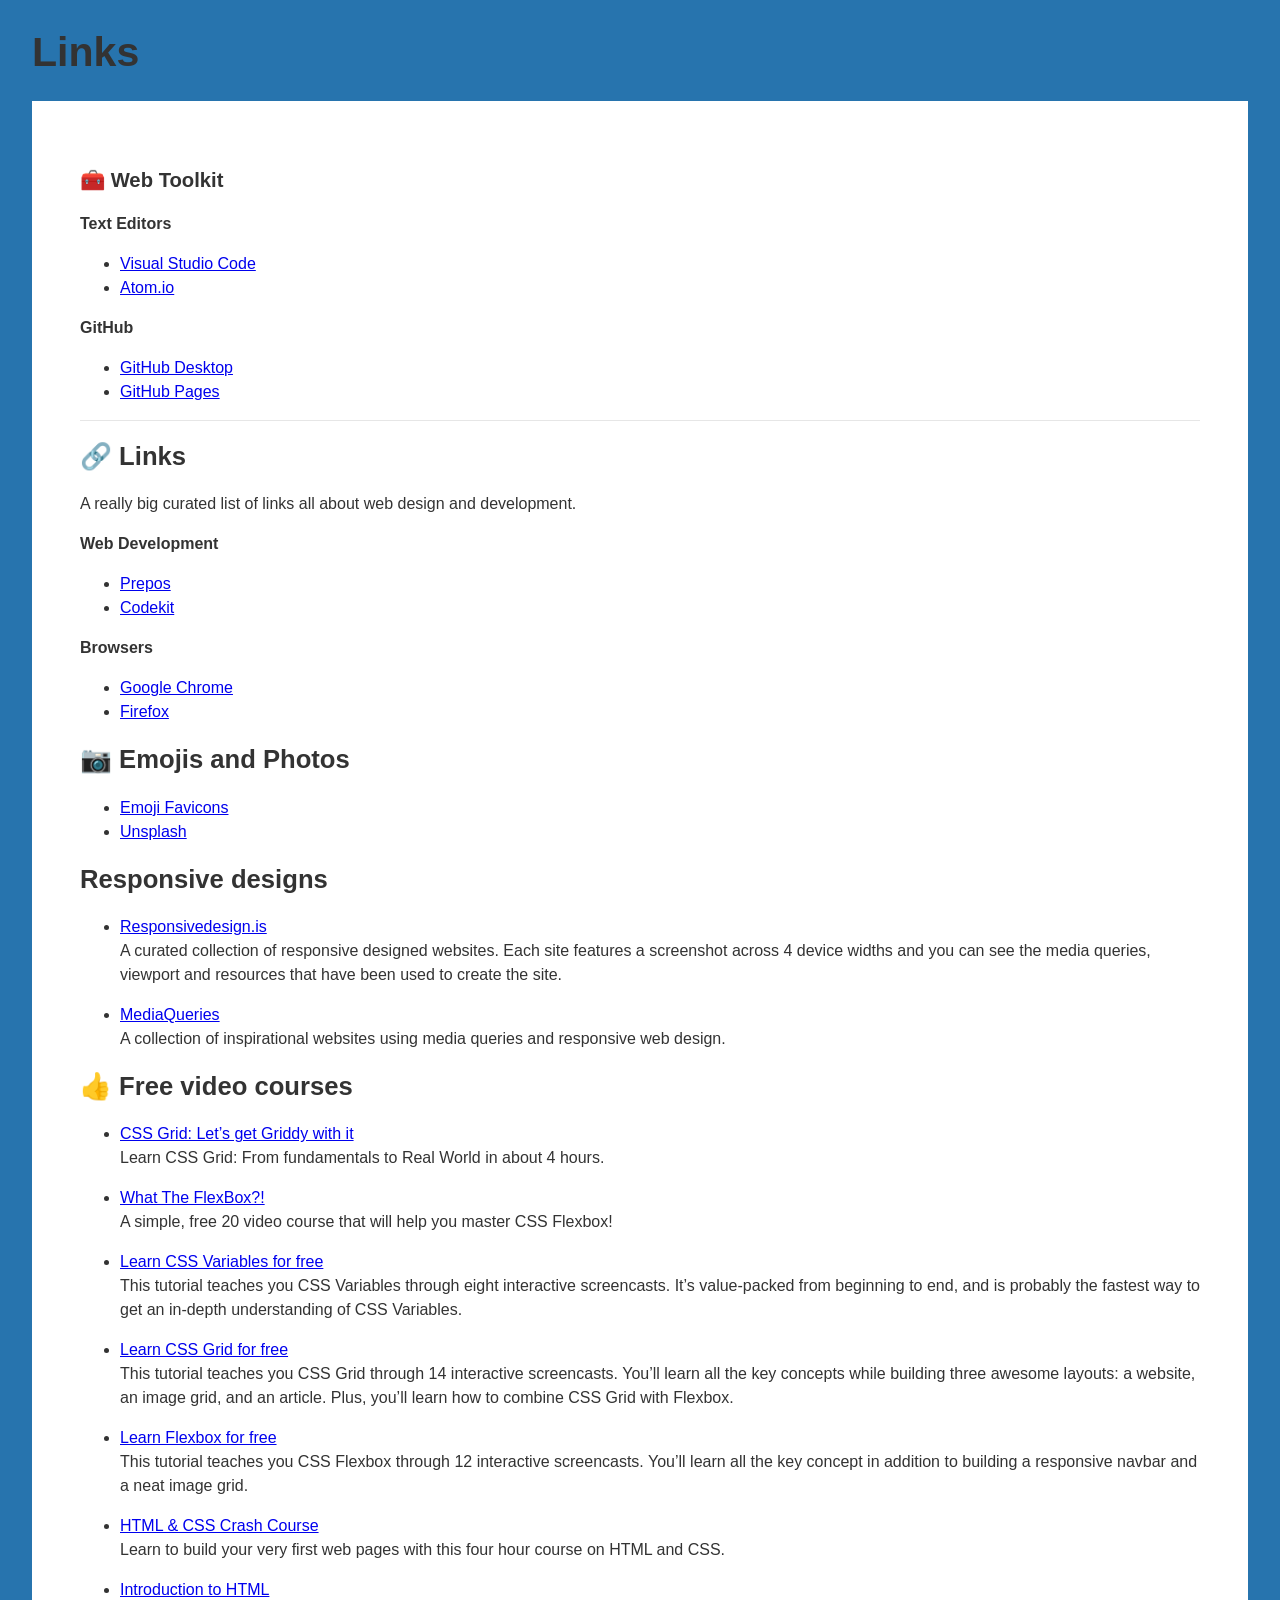
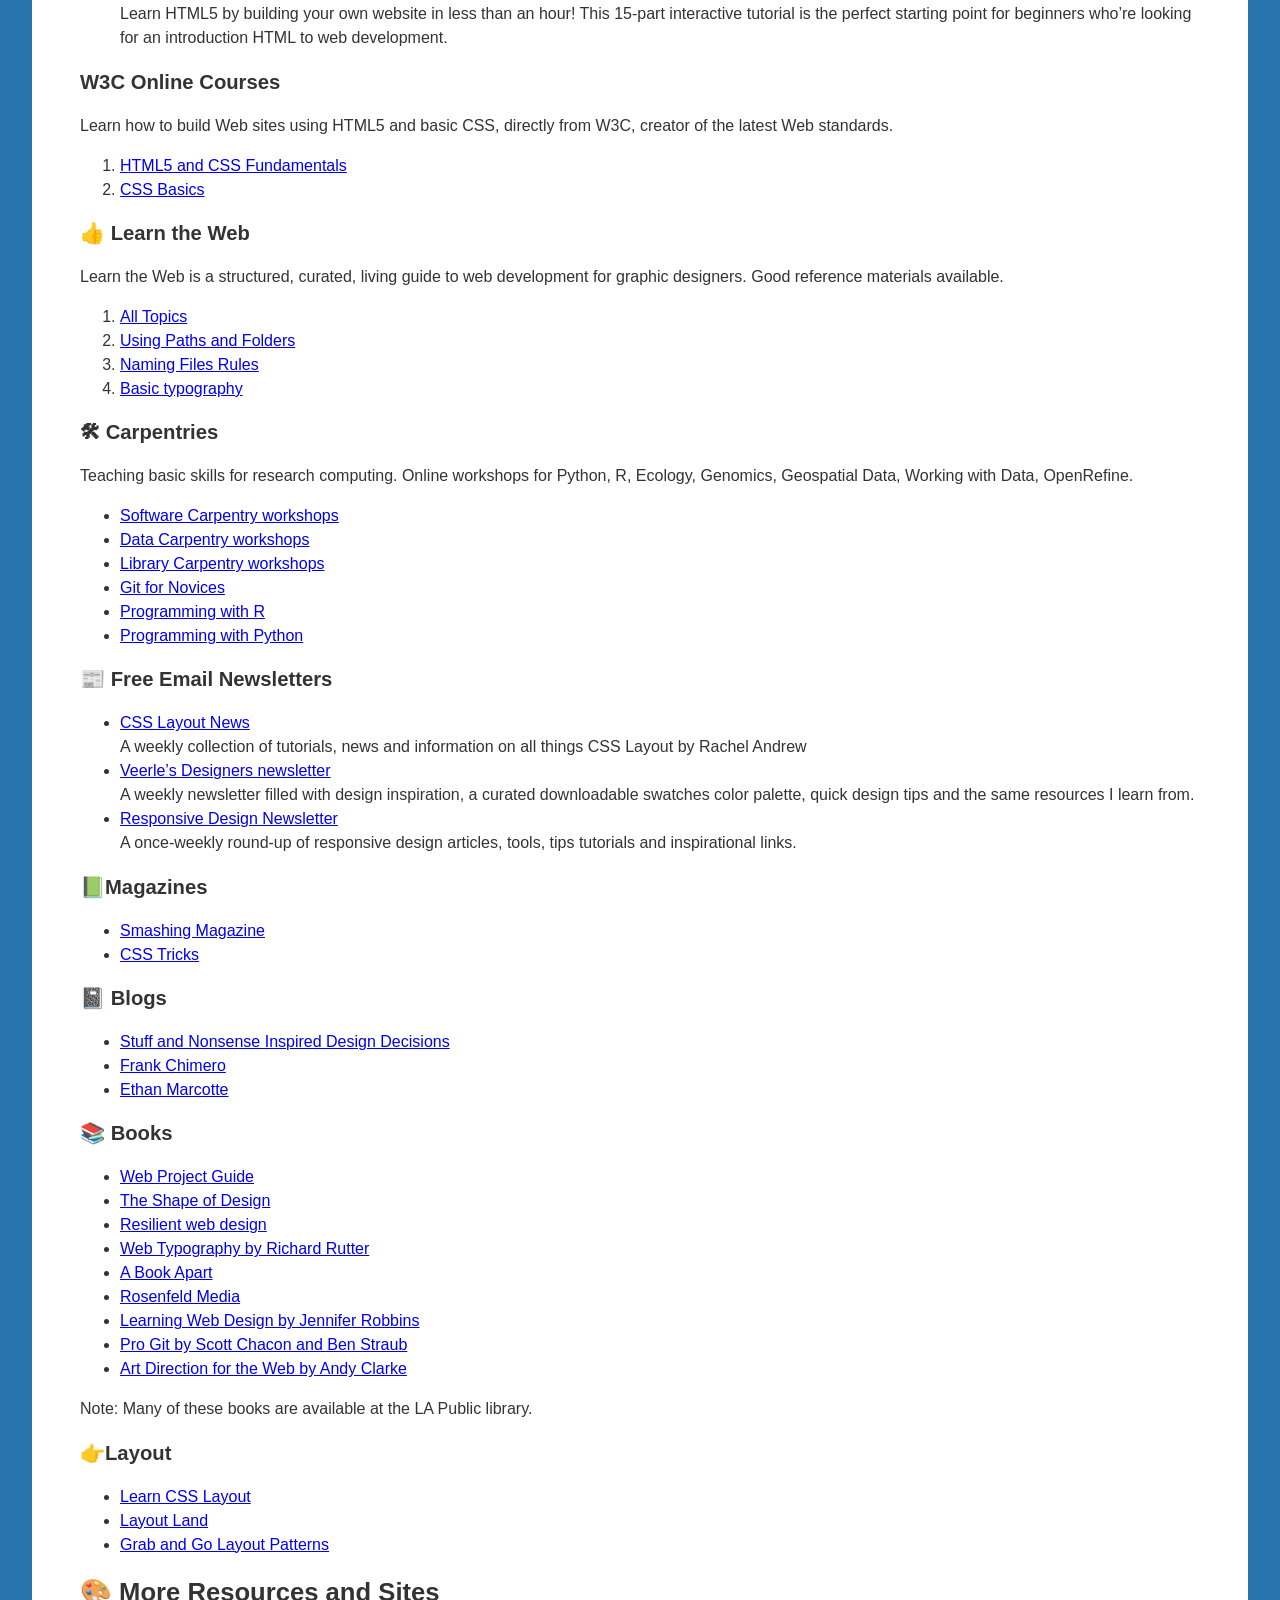
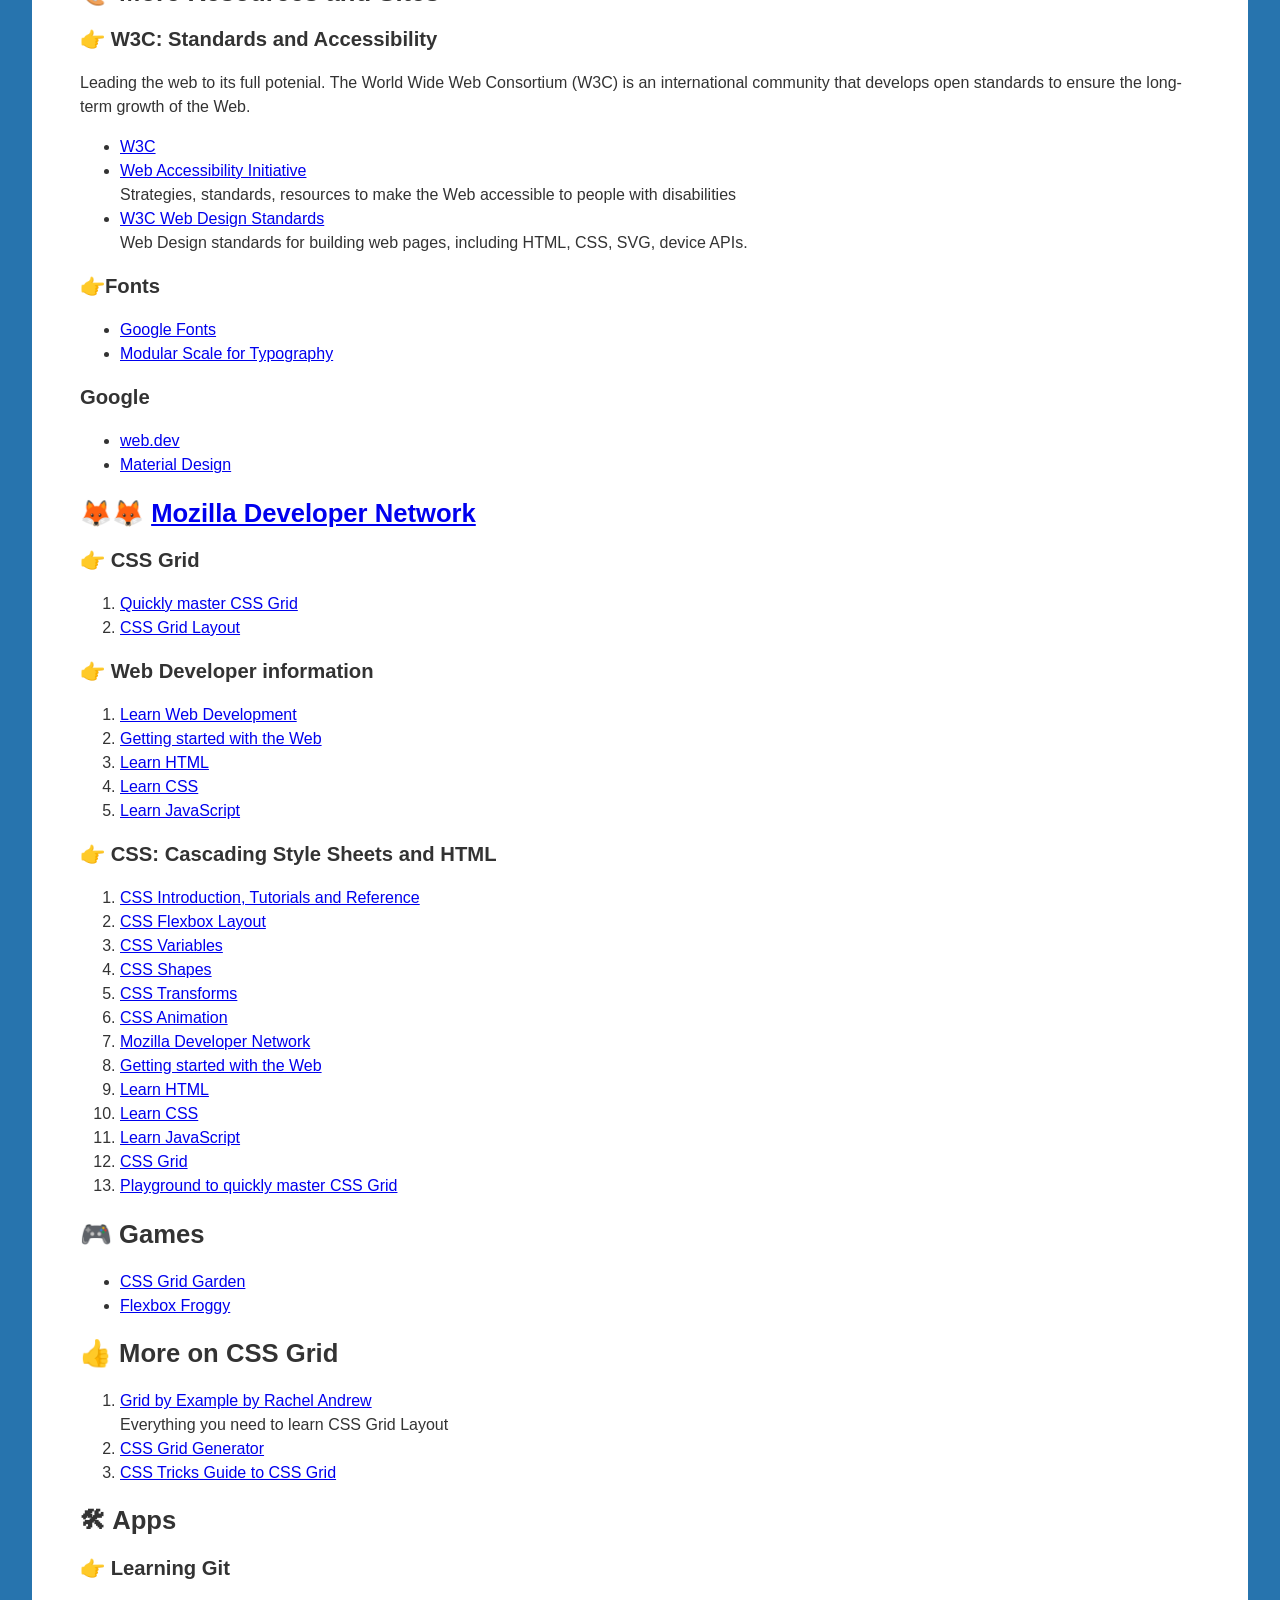
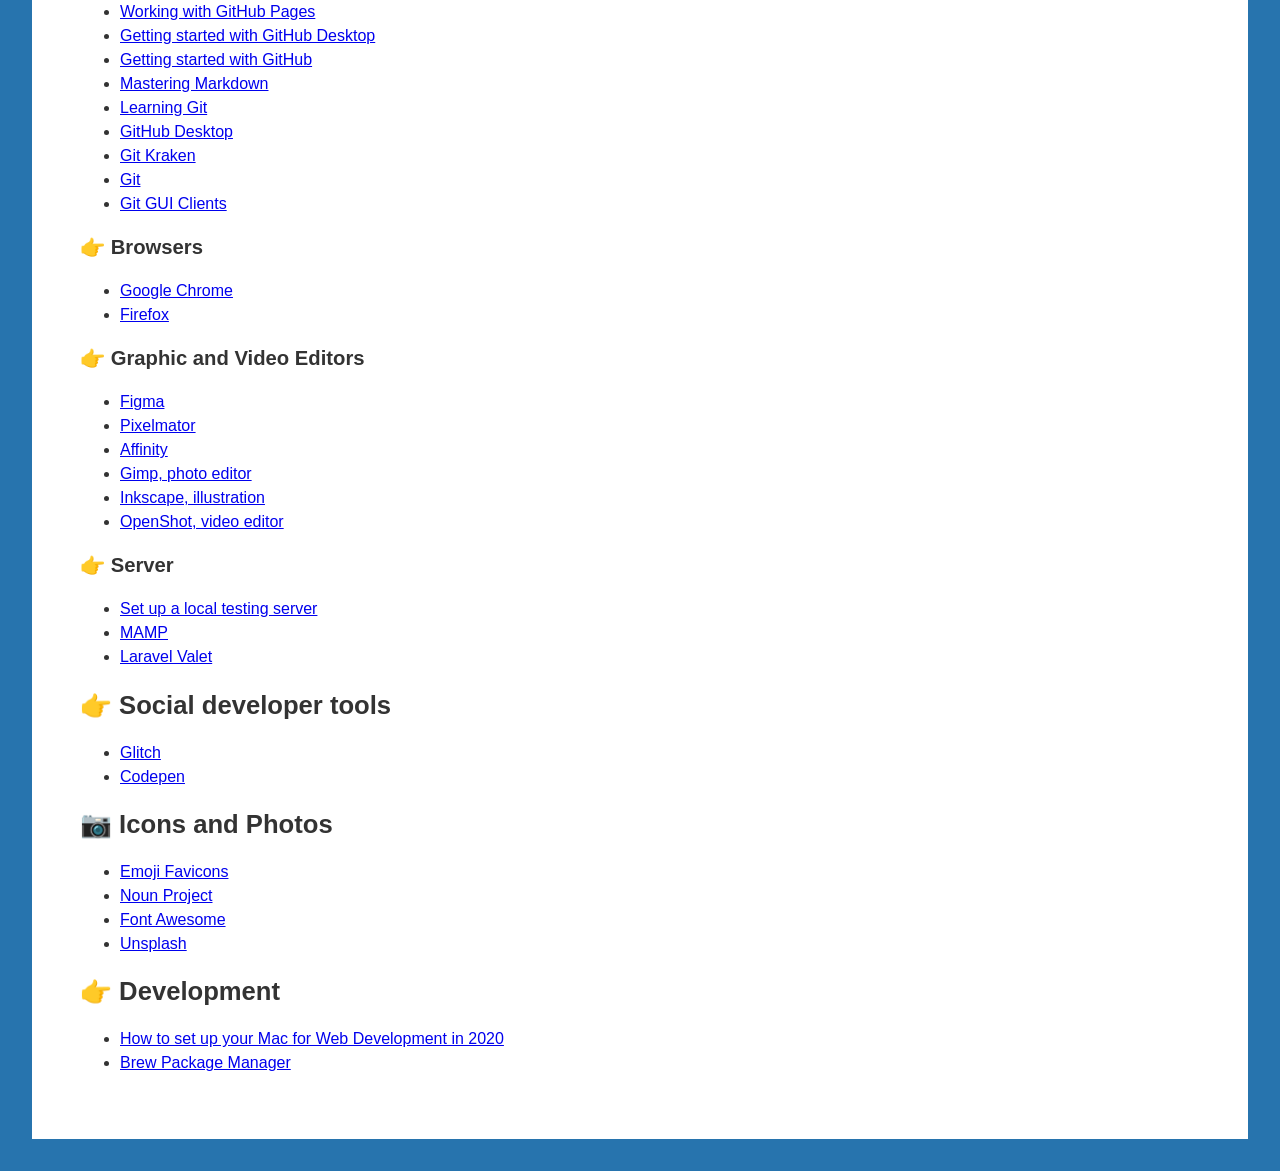
<file: links/index.html>
<!doctype html>
<html lang="en-US">

  <head>
    <meta charset="utf-8">
    <title>Links | Web Design Workshop</title>
    <meta name="description" content="">
    <meta name="viewport" content="width=device-width, initial-scale=1.0" />
    
    <link rel="stylesheet" href="../css/styles.css">
    
   
  </head>

  <body>
    <header>
      <h1>Links</h1>
    </header>
    <main>
      <h3 id="🧰todaystoolkit">🧰 Web Toolkit</h3>

      <p><strong>Text Editors</strong></p>
      
      <ul>
      <li><a href="https://code.visualstudio.com/">Visual Studio Code</a></li>
      <li><a href="https://atom.io/">Atom.io</a></li>
      </ul>
      
      <p><strong>GitHub</strong></p>
      
      <ul>
      <li><a href="https://desktop.github.com/">GitHub Desktop</a></li>
      <li><a href="https://pages.github.com/">GitHub Pages</a></li>
      </ul>
      
      <hr />
      
      <h2 id="🔗links">🔗 Links</h2>
      
      <p>A really big curated list of links all about web design and development.</p>
      
      <p><strong>Web Development</strong></p>
      
      <ul>
      <li><a href="https://prepros.io/">Prepos</a></li>
      <li><a href="https://codekitapp.com/">Codekit</a></li>
      </ul>
      
      <p><strong>Browsers</strong></p>
      
      <ul>
      <li><a href="https://www.google.com/chrome/">Google Chrome</a></li>
      <li><a href="https://www.mozilla.org/en-US/firefox/">Firefox</a></li>
      </ul>
      
      <h2 id="📷emojisandphotos">📷 Emojis and Photos</h2>
      
      <ul>
      <li><a href="https://favicon.io/emoji-favicons/">Emoji Favicons</a></li>
      <li><a href="https://unsplash.com/">Unsplash</a></li>
      </ul>
      
      <h2 id="responsivedesigns">Responsive designs</h2>
      
      <ul>
      <li><p><a href="https://responsivedesign.is/examples/">Responsivedesign.is</a><br />
      A curated collection of responsive designed websites. Each site features a screenshot across 4 device widths and you can see the media queries, viewport and resources that have been used to create the site.</p></li>
      <li><p><a href="https://mediaqueri.es/">MediaQueries</a><br />
      A collection of inspirational websites using media queries and responsive web design.</p></li>
      </ul>
      
      <h2 id="👍freevideocourses">👍 Free video courses</h2>
      
      <ul>
      <li><p><a href="https://cssgrid.io/">CSS Grid: Let&#8217;s get Griddy with it</a><br />
      Learn CSS Grid: From fundamentals to Real World in about 4 hours.</p></li>
      <li><p><a href="https://flexbox.io/">What The FlexBox?!</a><br />
      A simple, free 20 video course that will help you master CSS Flexbox!</p></li>
      <li><p><a href="https://scrimba.com/g/gcssvariables">Learn CSS Variables for free</a><br />
      This tutorial teaches you CSS Variables through eight interactive screencasts. It&#8217;s value-packed from beginning to end, and is probably the fastest way to get an in-depth understanding of CSS Variables.</p></li>
      <li><p><a href="https://scrimba.com/g/gR8PTE">Learn CSS Grid for free</a><br />
      This tutorial teaches you CSS Grid through 14 interactive screencasts. You&#8217;ll learn all the key concepts while building three awesome layouts: a website, an image grid, and an article. Plus, you&#8217;ll learn how to combine CSS Grid with Flexbox.</p></li>
      <li><p><a href="https://scrimba.com/g/gflexbox">Learn Flexbox for free</a><br />
      This tutorial teaches you CSS Flexbox through 12 interactive screencasts. You&#8217;ll learn all the key concept in addition to building a responsive navbar and a neat image grid.</p></li>
      <li><p><a href="https://scrimba.com/g/ghtmlcss">HTML &amp; CSS Crash Course</a><br />
      Learn to build your very first web pages with this four hour course on HTML and CSS.</p></li>
      <li><p><a href="https://scrimba.com/g/ghtml">Introduction to HTML</a><br />
      Learn HTML5 by building your own website in less than an hour! This 15-part interactive tutorial is the perfect starting point for beginners who&#8217;re looking for an introduction HTML to web development.</p></li>
      </ul>
      
      <h3 id="️coursesfree">️W3C Online Courses</h3>
      
      <p>Learn how to build Web sites using HTML5 and basic CSS, directly from W3C, creator of the latest Web standards.</p>
      
      <ol>
      <li><a href="https://www.edx.org/course/html5-and-css-fundamentals-3">HTML5 and CSS Fundamentals</a></li>
      <li><a href="https://www.edx.org/course/css-basics-2">CSS Basics</a></li>
      </ol>
      
      <h3 id="👍learntheweb">👍 Learn the Web</h3>
      
      <p>Learn the Web is a structured, curated, living guide to web development for graphic designers. Good reference materials available.</p>
      
      <ol>
      <li><a href="https://learn-the-web.algonquindesign.ca/topics/">All Topics</a></li>
      <li><a href="https://learn-the-web.algonquindesign.ca/topics/paths-folders/">Using Paths and Folders</a></li>
      <li><a href="https://learn-the-web.algonquindesign.ca/topics/naming-conventions/">Naming Files Rules</a></li>
      <li><a href="https://learn-the-web.algonquindesign.ca/topics/basic-typography/">Basic typography</a></li>
      </ol>
      
      <h3 id="🛠carpentries">🛠 Carpentries</h3>
      
      <p>Teaching basic skills for research computing. Online workshops for Python, R, Ecology, Genomics, Geospatial Data, Working with Data, OpenRefine.</p>
      
      <ul>
      <li><a href="https://software-carpentry.org/lessons/">Software Carpentry workshops</a></li>
      <li><a href="https://datacarpentry.org/lessons/">Data Carpentry workshops</a></li>
      <li><a href="https://librarycarpentry.org/lessons/">Library Carpentry workshops</a></li>
      <li><a href="http://swcarpentry.github.io/git-novice/">Git for Novices</a></li>
      <li><a href="http://swcarpentry.github.io/r-novice-inflammation/">Programming with R</a></li>
      <li><a href="http://swcarpentry.github.io/python-novice-inflammation/">Programming with Python</a></li>
      </ul>
      
      <h3 id="📰freeemailnewsletters">📰 Free Email Newsletters</h3>
      
      <ul>
      <li><a href="http://csslayout.news/">CSS Layout News</a><br />
      A weekly collection of tutorials, news and information on all things CSS Layout by Rachel Andrew</li>
      <li><a href="https://veerle.duoh.com">Veerle&#8217;s Designers newsletter</a><br />
      A weekly newsletter filled with design inspiration, a curated downloadable swatches color palette, quick design tips and the same resources I learn from.</li>
      <li><a href="http://responsivedesignweekly.com/">Responsive Design Newsletter</a><br />
      A once-weekly round-up of responsive design articles, tools, tips tutorials and inspirational links.</li>
      </ul>
      
      <h3 id="📗magazines">📗Magazines</h3>
      
      <ul>
      <li><a href="https://www.smashingmagazine.com/">Smashing Magazine</a></li>
      <li><a href="https://css-tricks.com/guides/">CSS Tricks</a></li>
      </ul>
      
      <h3 id="📓blogs">📓 Blogs</h3>
      
      <ul>
      <li><a href="https://stuffandnonsense.co.uk/inspired-design-decisions/">Stuff and Nonsense Inspired Design Decisions</a></li>
      <li><a href="https://frankchimero.com/">Frank Chimero</a></li>
      <li><a href="https://ethanmarcotte.com/">Ethan Marcotte</a></li>
      </ul>
      
      <h3 id="📚books">📚 Books</h3>
      
      <ul>
      <li><a href="https://www.webprojectbook.com/">Web Project Guide</a></li>
      <li><a href="https://shapeofdesignbook.com/">The Shape of Design</a></li>
      <li><a href="https://resilientwebdesign.com/">Resilient web design</a></li>
      <li><a href="http://book.webtypography.net/">Web Typography by Richard Rutter</a></li>
      <li><a href="https://abookapart.com/products/">A Book Apart</a></li>
      <li><a href="https://rosenfeldmedia.com/books/">Rosenfeld Media</a></li>
      <li><a href="https://learningwebdesign.com/">Learning Web Design by Jennifer Robbins</a></li>
      <li><a href="https://git-scm.com/book/en/v2">Pro Git by Scott Chacon and Ben Straub</a></li>
      <li><a href="https://stuffandnonsense.co.uk/artdirectionfortheweb/">Art Direction for the Web by Andy Clarke</a></li>
      </ul>
      
      <p>Note: Many of these books are available at the LA Public library.</p>
      
      <h3 id="👉layout">👉Layout</h3>
      
      <ul>
      <li><a href="https://thecssworkshop.com/">Learn CSS Layout</a></li>
      <li><a href="https://www.youtube.com/channel/UC7TizprGknbDalbHplROtag">Layout Land</a></li>
      <li><a href="https://gridbyexample.com/patterns/">Grab and Go Layout Patterns</a></li>
      </ul>
      
      <h2 id="🎨moreresourcesandsites">🎨 More Resources and Sites</h2>
      
      <h3 id="w3cstandardsandaccessibility">👉 W3C: Standards and Accessibility</h3>
      
      <p>Leading the web to its full potenial. The World Wide Web Consortium (W3C) is an international community that develops open standards to ensure the long-term growth of the Web.</p>
      
      <ul>
      <li><a href="https://www.w3.org/">W3C</a></li>
      <li><a href="https://www.w3.org/WAI/">Web Accessibility Initiative</a><br />
      Strategies, standards, resources to make the Web accessible to people with disabilities</li>
      <li><a href="https://www.w3.org/standards/webdesign/">W3C Web Design Standards</a><br />
      Web Design standards for building web pages, including HTML, CSS, SVG, device APIs.</li>
      </ul>
      
      <h3 id="👉fonts">👉Fonts</h3>
      
      <ul>
      <li><a href="https://gridbyexample.com/">Google Fonts</a></li>
      <li><a href="https://www.modularscale.com/">Modular Scale for Typography</a></li>
      </ul>
      
      <h3 id="google">Google</h3>
      
      <ul>
      <li><a href="https://web.dev/learn/">web.dev</a></li>
      <li><a href="https://material.io/">Material Design</a></li>
      </ul>
      
      <h2 id="🦊🦊mozilladevelopernetworkhttps:developer.mozilla.org">🦊🦊 <a href="https://developer.mozilla.org/">Mozilla Developer Network</a></h2>
      
      <h3 id="👉cssgrid">👉 CSS Grid</h3>
      
      <ol>
      <li><a href="https://mozilladevelopers.github.io/playground/css-grid/">Quickly master CSS Grid</a></li>
      <li><a href="https://developer.mozilla.org/en-US/docs/Web/CSS/CSS_Grid_Layout">CSS Grid Layout</a></li>
      </ol>
      
      <h3 id="👉webdeveloperinformation">👉 Web Developer information</h3>
      
      <ol>
      <li><a href="https://developer.mozilla.org/en-US/docs/Learn">Learn Web Development</a></li>
      <li><a href="https://developer.mozilla.org/en-US/docs/Learn/Getting_started_with_the_web">Getting started with the Web</a></li>
      <li><a href="https://developer.mozilla.org/en-US/docs/Learn/HTML">Learn HTML</a></li>
      <li><a href="https://developer.mozilla.org/en-US/docs/Learn/CSS">Learn CSS</a></li>
      <li><a href="https://developer.mozilla.org/en-US/docs/Learn/JavaScript">Learn JavaScript</a></li>
      </ol>
      
      <h3 id="👉css:cascadingstylesheetsandhtml">👉 CSS: Cascading Style Sheets and HTML</h3>
      
      <ol>
      <li><a href="https://developer.mozilla.org/en-US/docs/Web/CSS">CSS Introduction, Tutorials and Reference</a></li>
      <li><a href="https://developer.mozilla.org/en-US/docs/Web/CSS/CSS_Flexible_Box_Layout">CSS Flexbox Layout</a></li>
      <li><a href="https://developer.mozilla.org/en-US/docs/Web/CSS/Using_CSS_custom_properties">CSS Variables</a></li>
      <li><a href="https://developer.mozilla.org/en-US/docs/Web/CSS/CSS_Shapes">CSS Shapes</a></li>
      <li><a href="https://developer.mozilla.org/en-US/docs/Web/CSS/transform">CSS Transforms</a></li>
      <li><a href="https://developer.mozilla.org/">CSS Animation</a></li>
      <li><a href="https://developer.mozilla.org/">Mozilla Developer Network</a></li>
      <li><a href="https://developer.mozilla.org/en-US/docs/Learn/Getting_started_with_the_web">Getting started with the Web</a></li>
      <li><a href="https://developer.mozilla.org/en-US/docs/Learn/HTML">Learn HTML</a></li>
      <li><a href="https://developer.mozilla.org/en-US/docs/Learn/CSS">Learn CSS</a></li>
      <li><a href="https://developer.mozilla.org/en-US/docs/Learn/JavaScript">Learn JavaScript</a></li>
      <li><a href="https://developer.mozilla.org/en-US/docs/Web/CSS/CSS_Grid_Layout">CSS Grid</a></li>
      <li><a href="https://mozilladevelopers.github.io/playground/css-grid/">Playground to quickly master CSS Grid</a></li>
      </ol>
      
      <h2 id="🎮games">🎮 Games</h2>
      
      <ul>
      <li><a href="http://cssgridgarden.com/">CSS Grid Garden</a></li>
      <li><a href="https://flexboxfroggy.com/">Flexbox Froggy</a></li>
      </ul>
      
      <h2 id="👍moreoncssgrid">👍 More on CSS Grid</h2>
      
      <ol>
      <li><a href="https://gridbyexample.com/">Grid by Example by Rachel Andrew</a><br />
      Everything you need to learn CSS Grid Layout</li>
      <li><a href="https://cssgrid-generator.netlify.com/">CSS Grid Generator</a></li>
      <li><a href="https://css-tricks.com/snippets/css/complete-guide-grid/">CSS Tricks Guide to CSS Grid</a></li>
      </ol>
      
      <h2 id="🛠apps">🛠 Apps</h2>
      
      <h3 id="👉learninggit">👉 Learning Git</h3>
      
      <ul>
      <li><a href="https://help.github.com/en/github/working-with-github-pages">Working with GitHub Pages</a></li>
      <li><a href="https://help.github.com/en/desktop/getting-started-with-github-desktop">Getting started with GitHub Desktop</a></li>
      <li><a href="https://help.github.com/en/github/getting-started-with-github">Getting started with GitHub</a></li>
      <li><a href="https://guides.github.com/features/mastering-markdown/">Mastering Markdown</a></li>
      <li><a href="https://github.com/scottgruber/learning-git">Learning Git</a></li>
      <li><a href="https://desktop.github.com/">GitHub Desktop</a></li>
      <li><a href="https://www.gitkraken.com/">Git Kraken</a></li>
      <li><a href="https://git-scm.com/">Git</a></li>
      <li><a href="https://git-scm.com/downloads/guis/">Git GUI Clients</a></li>
      </ul>
      
      <h3 id="👉browsers">👉 Browsers</h3>
      
      <ul>
      <li><a href="https://www.google.com/chrome/">Google Chrome</a></li>
      <li><a href="https://www.mozilla.org/en-US/firefox/">Firefox</a></li>
      </ul>
      
      <h3 id="👉graphicandvideoeditors">👉 Graphic and Video Editors</h3>
      
      <ul>
      <li><a href="https://www.figma.com/">Figma</a></li>
      <li><a href="https://www.pixelmator.com/pro/">Pixelmator</a></li>
      <li><a href="https://affinity.serif.com/en-us/">Affinity</a></li>
      <li><a href="https://www.gimp.org/">Gimp, photo editor</a></li>
      <li><a href="https://inkscape.org/">Inkscape, illustration</a></li>
      <li><a href="https://www.openshot.org/">OpenShot, video editor</a></li>
      </ul>
      
      <h3 id="👉server">👉 Server</h3>
      
      <ul>
      <li><a href="https://developer.mozilla.org/en-US/docs/Learn/Common_questions/set_up_a_local_testing_server">Set up a local testing server</a></li>
      <li><a href="https://www.mamp.info/en/">MAMP</a></li>
      <li><a href="https://laravel.com/docs/7.x/valet">Laravel Valet</a></li>
      </ul>
      
      <h2 id="👉socialdevelopertools">👉 Social developer tools</h2>
      
      <ul>
      <li><a href="https://glitch.com/">Glitch</a></li>
      <li><a href="https://codepen.io/">Codepen</a></li>
      </ul>
      
      <h2 id="📷iconsandphotos">📷 Icons and Photos</h2>
      
      <ul>
      <li><a href="https://favicon.io/emoji-favicons/">Emoji Favicons</a></li>
      <li><a href="https://thenounproject.com/">Noun Project</a></li>
      <li><a href="https://fontawesome.com/">Font Awesome</a></li>
      <li><a href="https://unsplash.com/">Unsplash</a></li>
      </ul>
      
      <h2 id="👉development">👉 Development</h2>
      
      <ul>
      <li><a href="https://medium.com/better-programming/setting-up-your-mac-for-web-development-in-2020-659f5588b883">How to set up your Mac for Web Development in 2020</a></li>
      <li><a href="https://brew.sh/">Brew Package Manager</a></li>
      </ul>
      
      

    </main>

    <footer>

    </footer>
  </body>

</html>
</file>
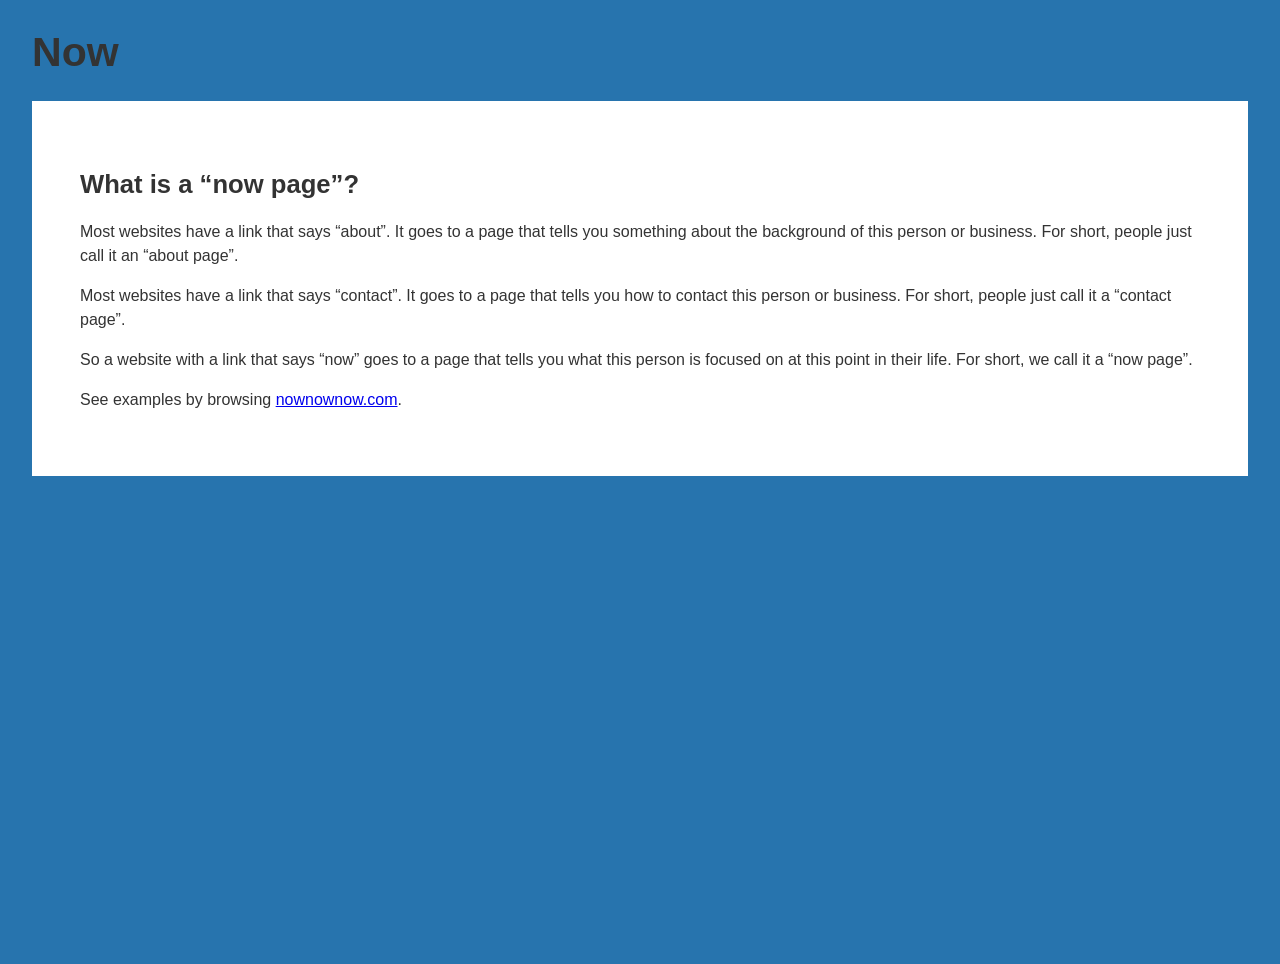
<file: now/index.html>
<!doctype html>
<html lang="en-US">

  <head>
    <meta charset="utf-8">
    <title>Now | Web Design Workshop</title>
    <meta name="description" content="">
    <meta name="viewport" content="width=device-width, initial-scale=1.0" />
    
    <link rel="stylesheet" href="../css/styles.css">
    
    
  </head>

  <body>
    <header>
      <h1>Now</h1>
    </header>
    <main>
     
      <h2>What is a “now page”?</h2>

      <p>Most websites have a link that says “about”. It goes to a page that tells you something about the background of this person or business. For short, people just call it an “about page”.</p>
      
      <p>Most websites have a link that says “contact”. It goes to a page that tells you how to contact this person or business. For short, people just call it a “contact page”.</p>
      
      <p>So a website with a link that says “now” goes to a page that tells you what this person is focused on at this point in their life. For short, we call it a “now page”.</p>
      
      <p>See examples by browsing <a href="https://nownownow.com/">nownownow.com</a>.</p> 

    </main>

    <footer>

    </footer>
  </body>

</html>
</file>
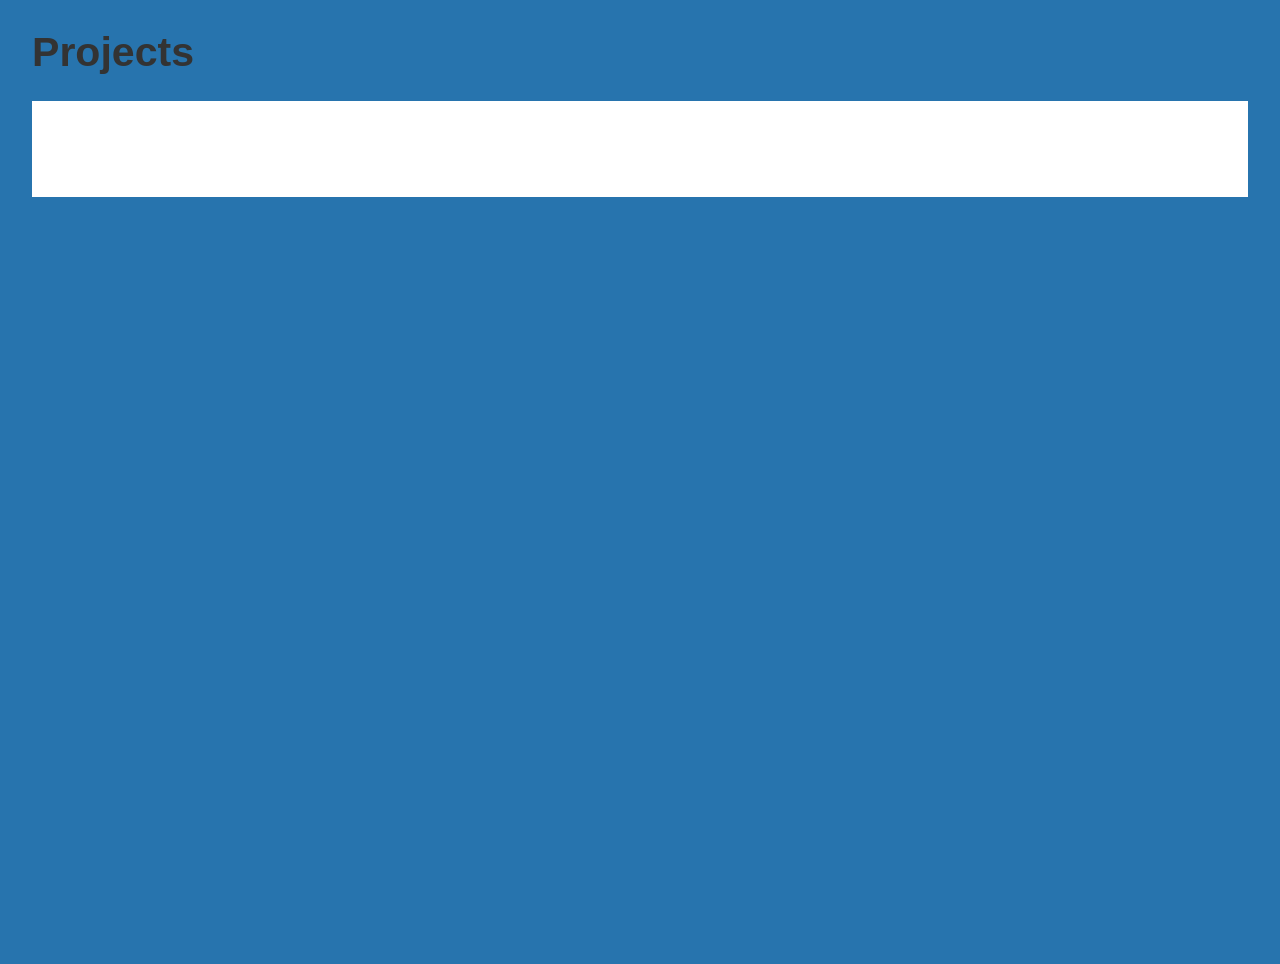
<file: projects/index.html>
<!doctype html>
<html lang="en-US">

  <head>
    <meta charset="utf-8">
    <title>Projects | Web Design Workshop</title>
    <meta name="description" content="">
    <meta name="viewport" content="width=device-width, initial-scale=1.0" />
    
    <link rel="stylesheet" href="../css/styles.css">
    
    
  </head>

  <body>
    <header>
      <h1>Projects</h1>
    </header>
    <main>
     
      

    </main>

    <footer>

    </footer>
  </body>

</html>
</file>
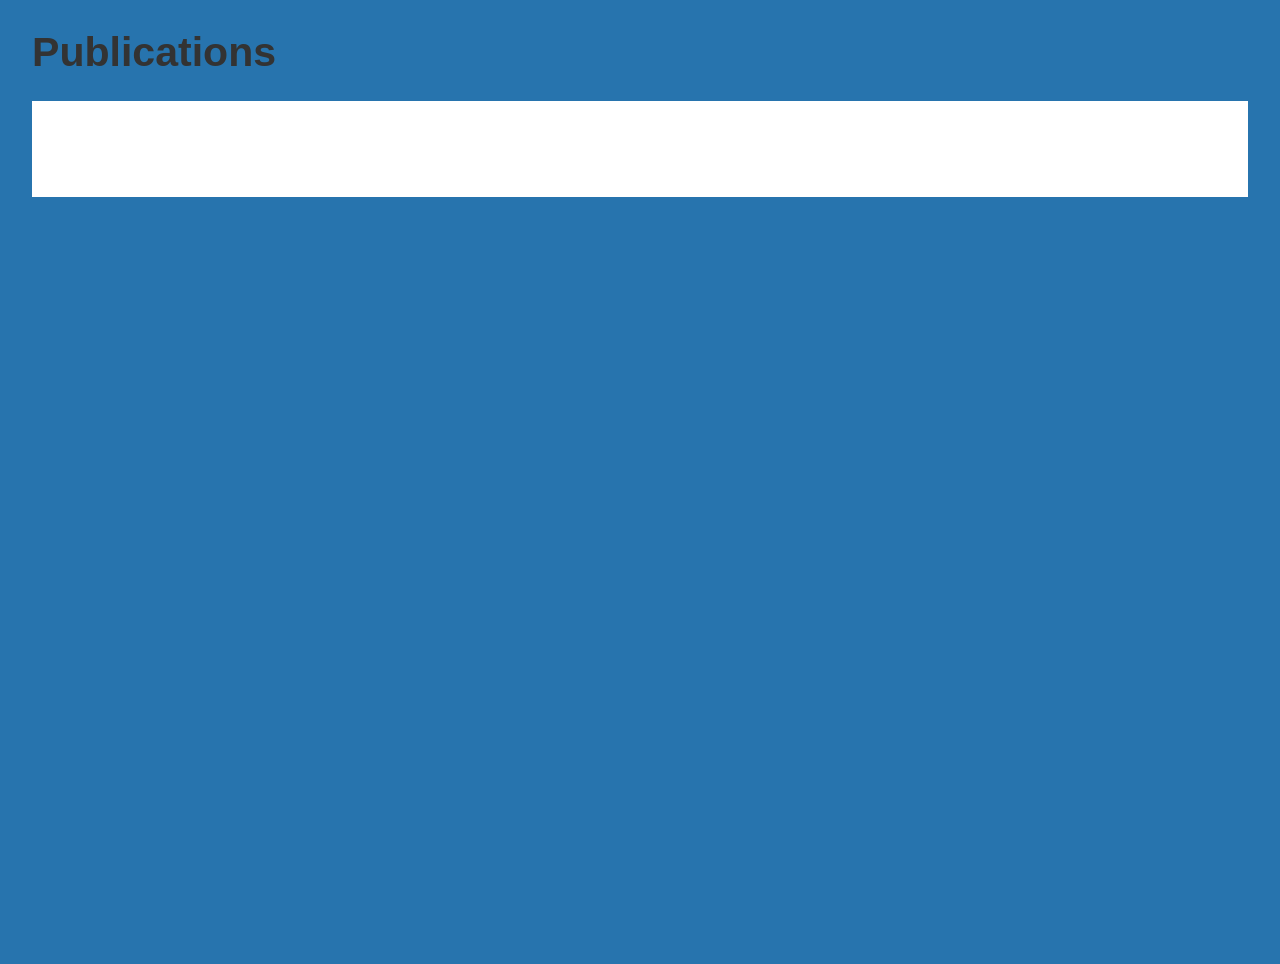
<file: publications/index.html>
<!doctype html>
<html lang="en-US">

  <head>
    <meta charset="utf-8">
    <title>Publications | Web Design Workshop</title>
    <meta name="description" content="">
    <meta name="viewport" content="width=device-width, initial-scale=1.0" />
    
    <link rel="stylesheet" href="../css/styles.css">
    
    
  </head>

  <body>
    <header>
      <h1>Publications</h1>
    </header>
    <main>
     
      

    </main>

    <footer>

    </footer>
  </body>

</html>
</file>
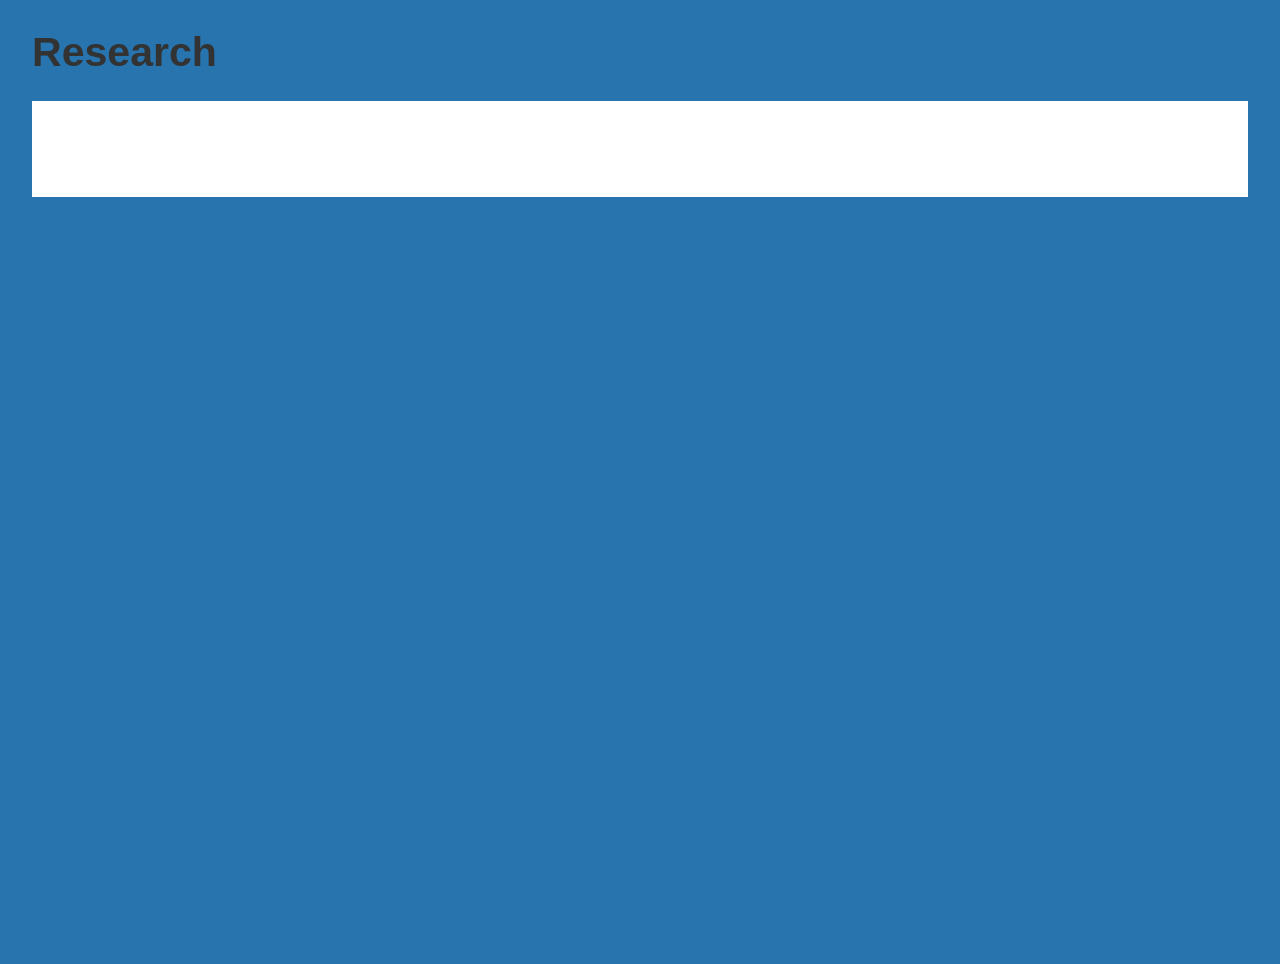
<file: research/index.html>
<!doctype html>
<html lang="en-US">

  <head>
    <meta charset="utf-8">
    <title>Research | Web Design Workshop</title>
    <meta name="description" content="">
    <meta name="viewport" content="width=device-width, initial-scale=1.0" />
    
    <link rel="stylesheet" href="../css/styles.css">
    
  
  </head>

  <body>
    <header>
      <h1>Research</h1>
    </header>
    <main>
     
      

    </main>

    <footer>

    </footer>
  </body>

</html>
</file>
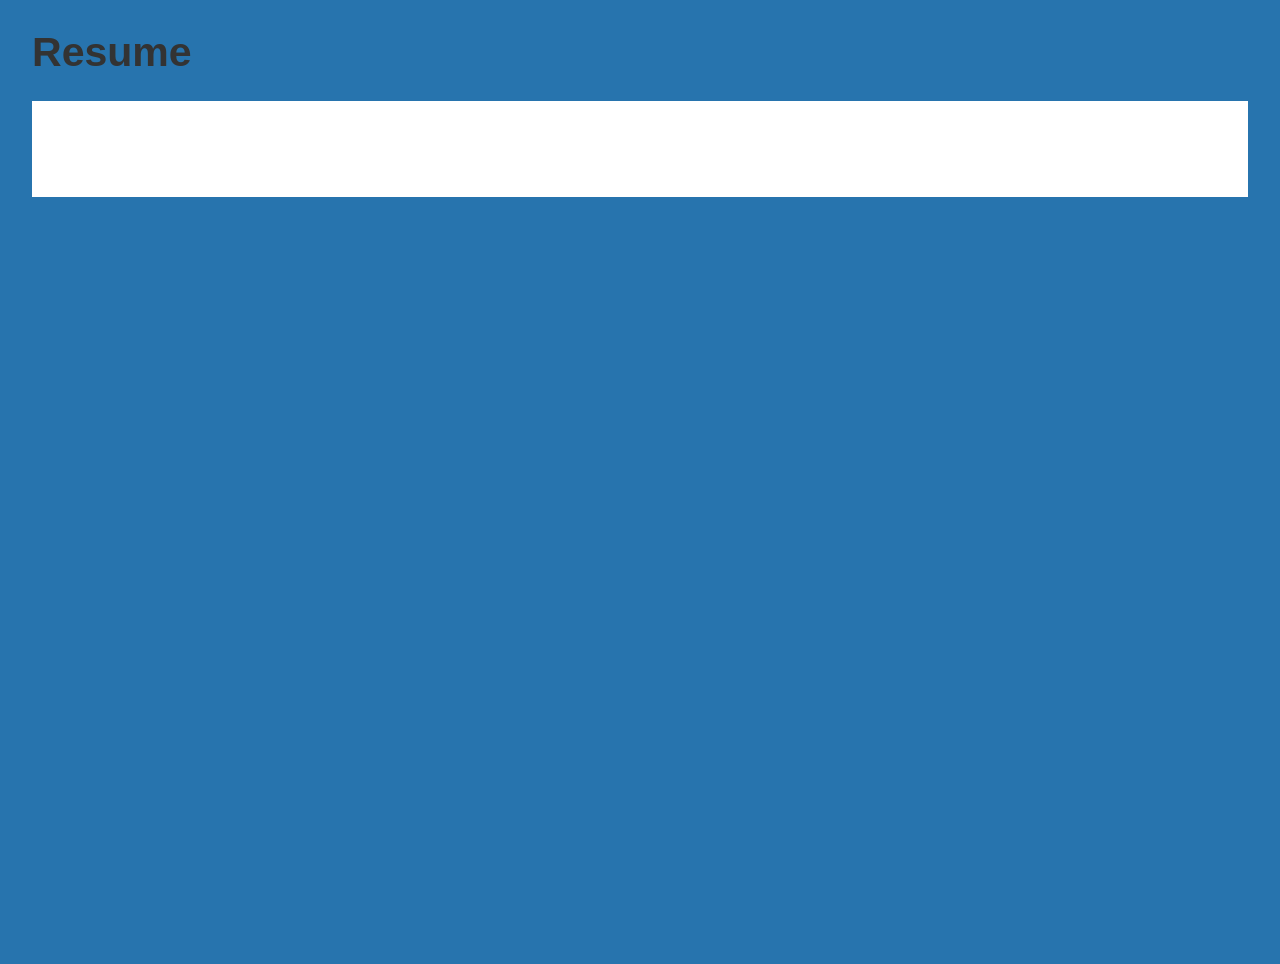
<file: resume/index.html>
<!doctype html>
<html lang="en-US">

  <head>
    <meta charset="utf-8">
    <title>Resume | Web Design Workshop</title>
    <meta name="description" content="">
    <meta name="viewport" content="width=device-width, initial-scale=1.0" />
    
    <link rel="stylesheet" href="../css/styles.css">
    
   
  </head>

  <body>
    <header>
      <h1>Resume</h1>
    </header>
    <main>
     
      

    </main>

    <footer>

    </footer>
  </body>

</html>
</file>
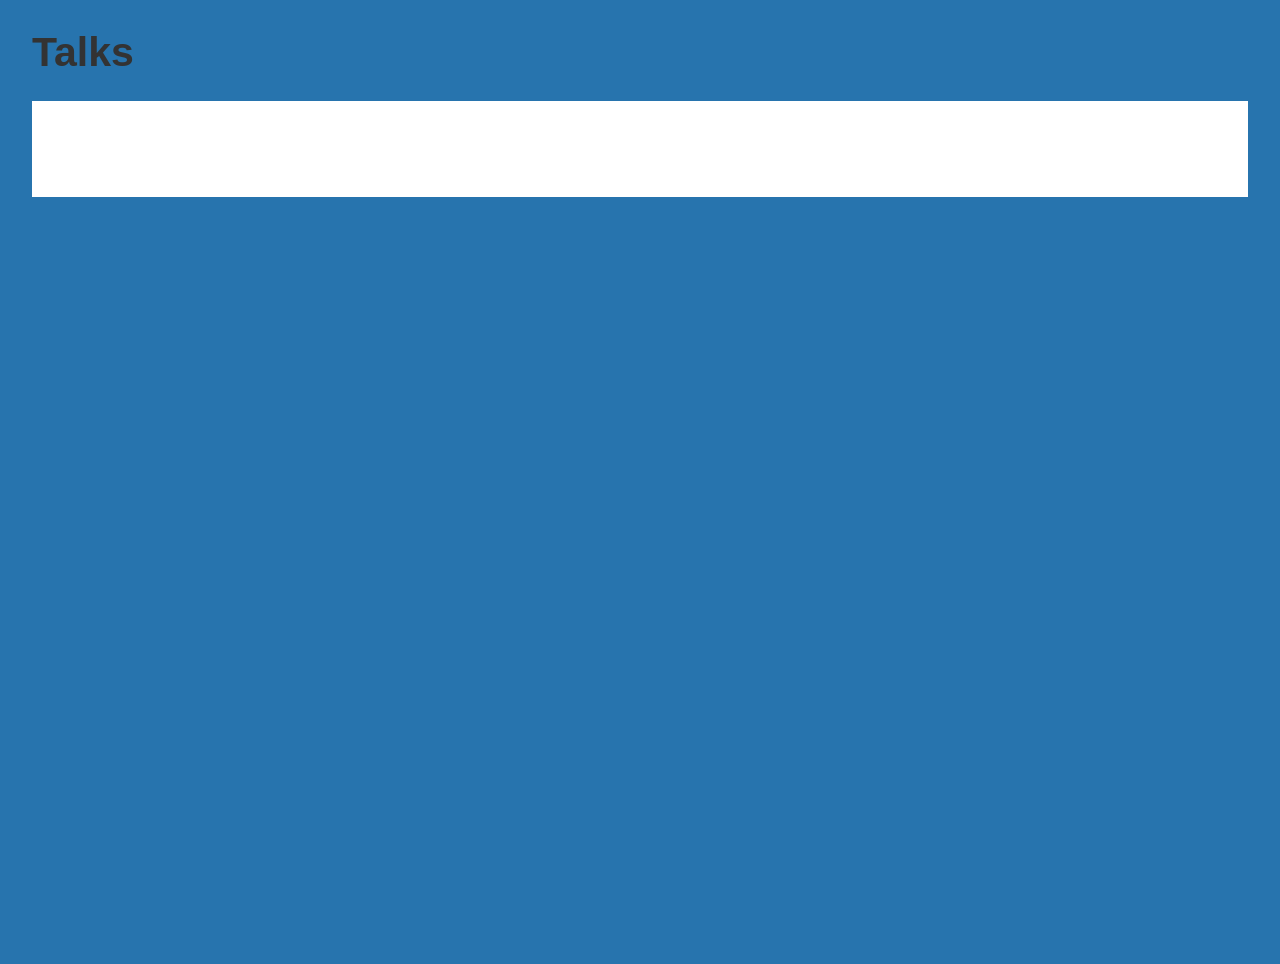
<file: talks/index.html>
<!doctype html>
<html lang="en-US">

  <head>
    <meta charset="utf-8">
    <title>Talks | Web Design Workshop</title>
    <meta name="description" content="">
    <meta name="viewport" content="width=device-width, initial-scale=1.0" />
    
    <link rel="stylesheet" href="../css/styles.css">
    
   
  </head>

  <body>
    <header>
      <h1>Talks</h1>
    </header>
    <main>
     
      

    </main>

    <footer>

    </footer>
  </body>

</html>
</file>
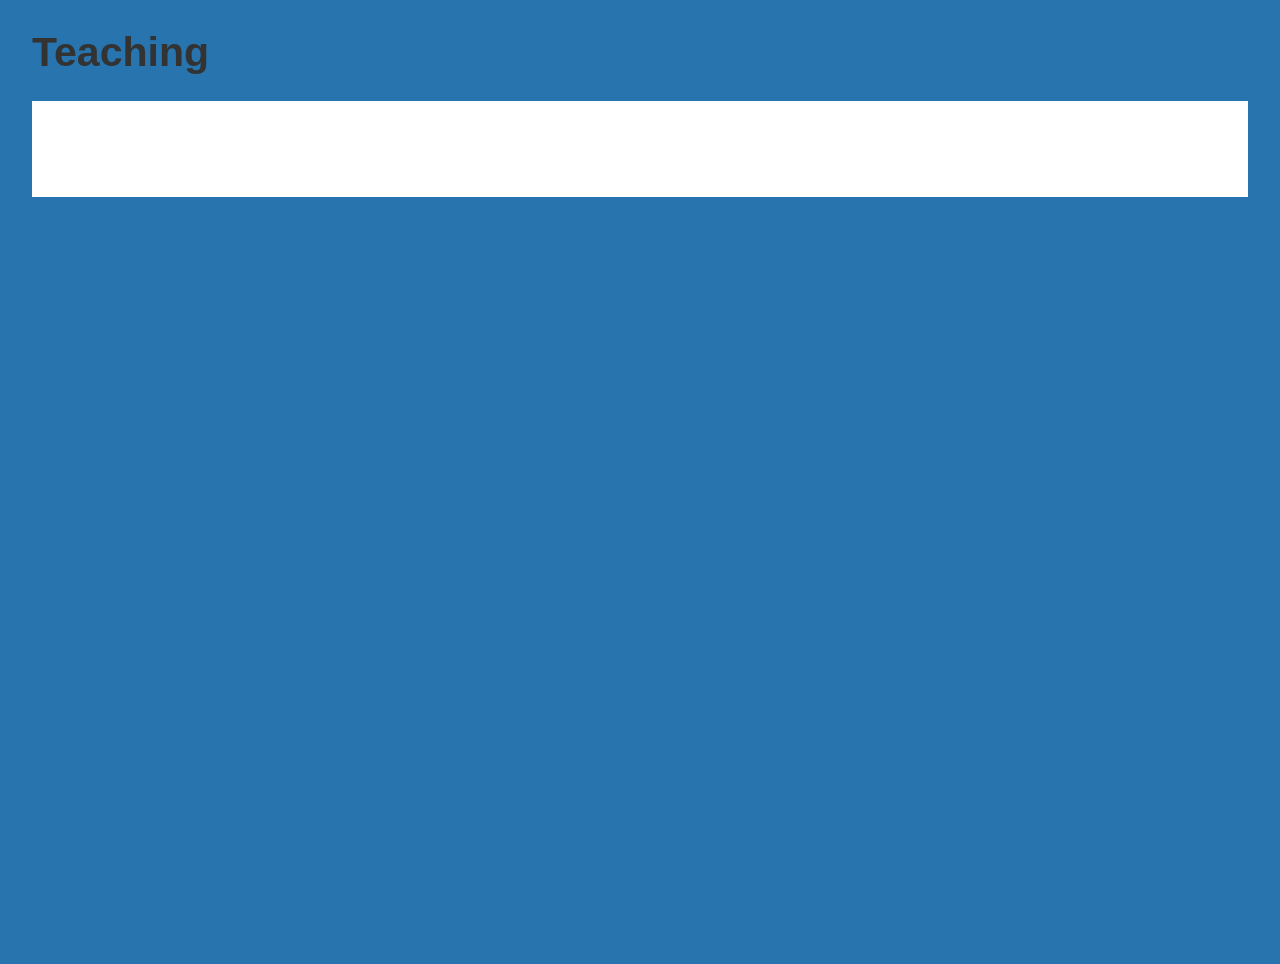
<file: teaching/index.html>
<!doctype html>
<html lang="en-US">

  <head>
    <meta charset="utf-8">
    <title>Teaching | Web Design Workshop</title>
    <meta name="description" content="">
    <meta name="viewport" content="width=device-width, initial-scale=1.0" />
    
    <link rel="stylesheet" href="../css/styles.css">
    
    
  </head>

  <body>
    <header>
      <h1>Teaching</h1>
    </header>
    <main>
     
      

    </main>

    <footer>

    </footer>
  </body>

</html>
</file>
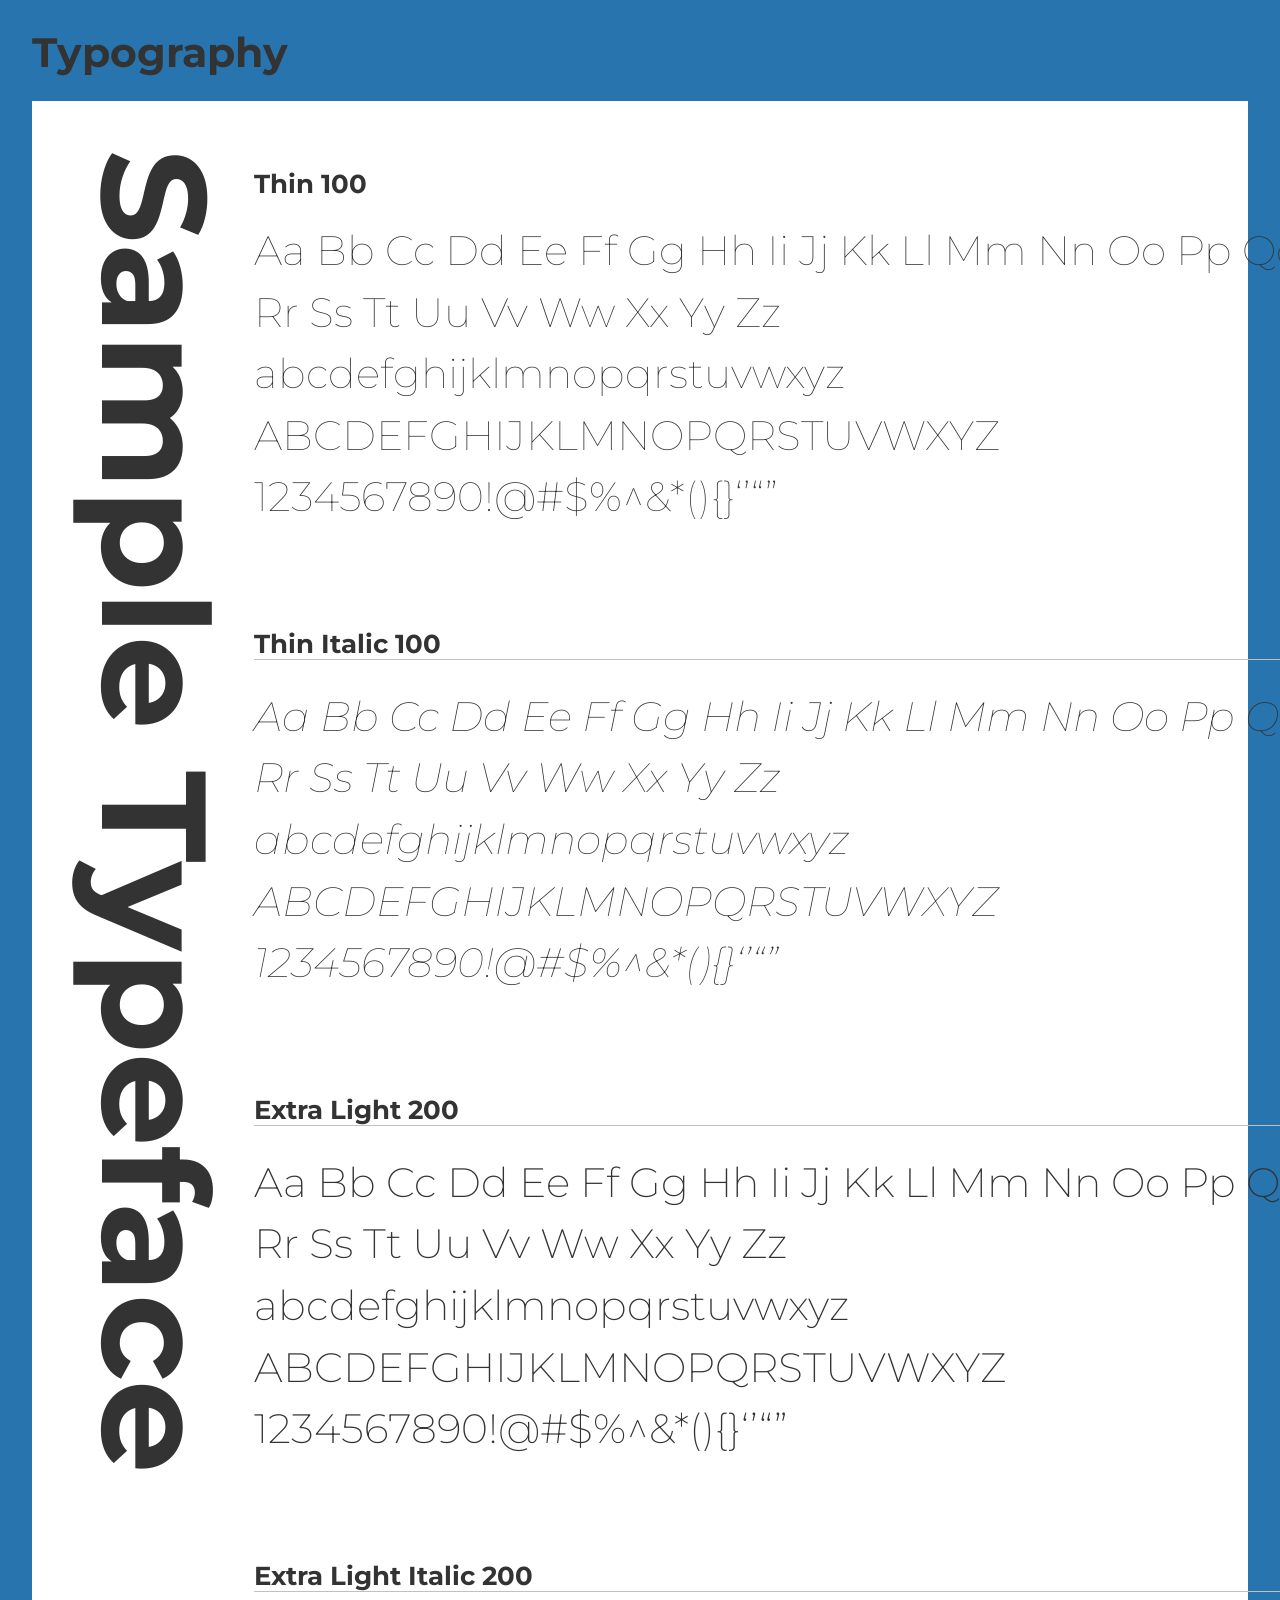
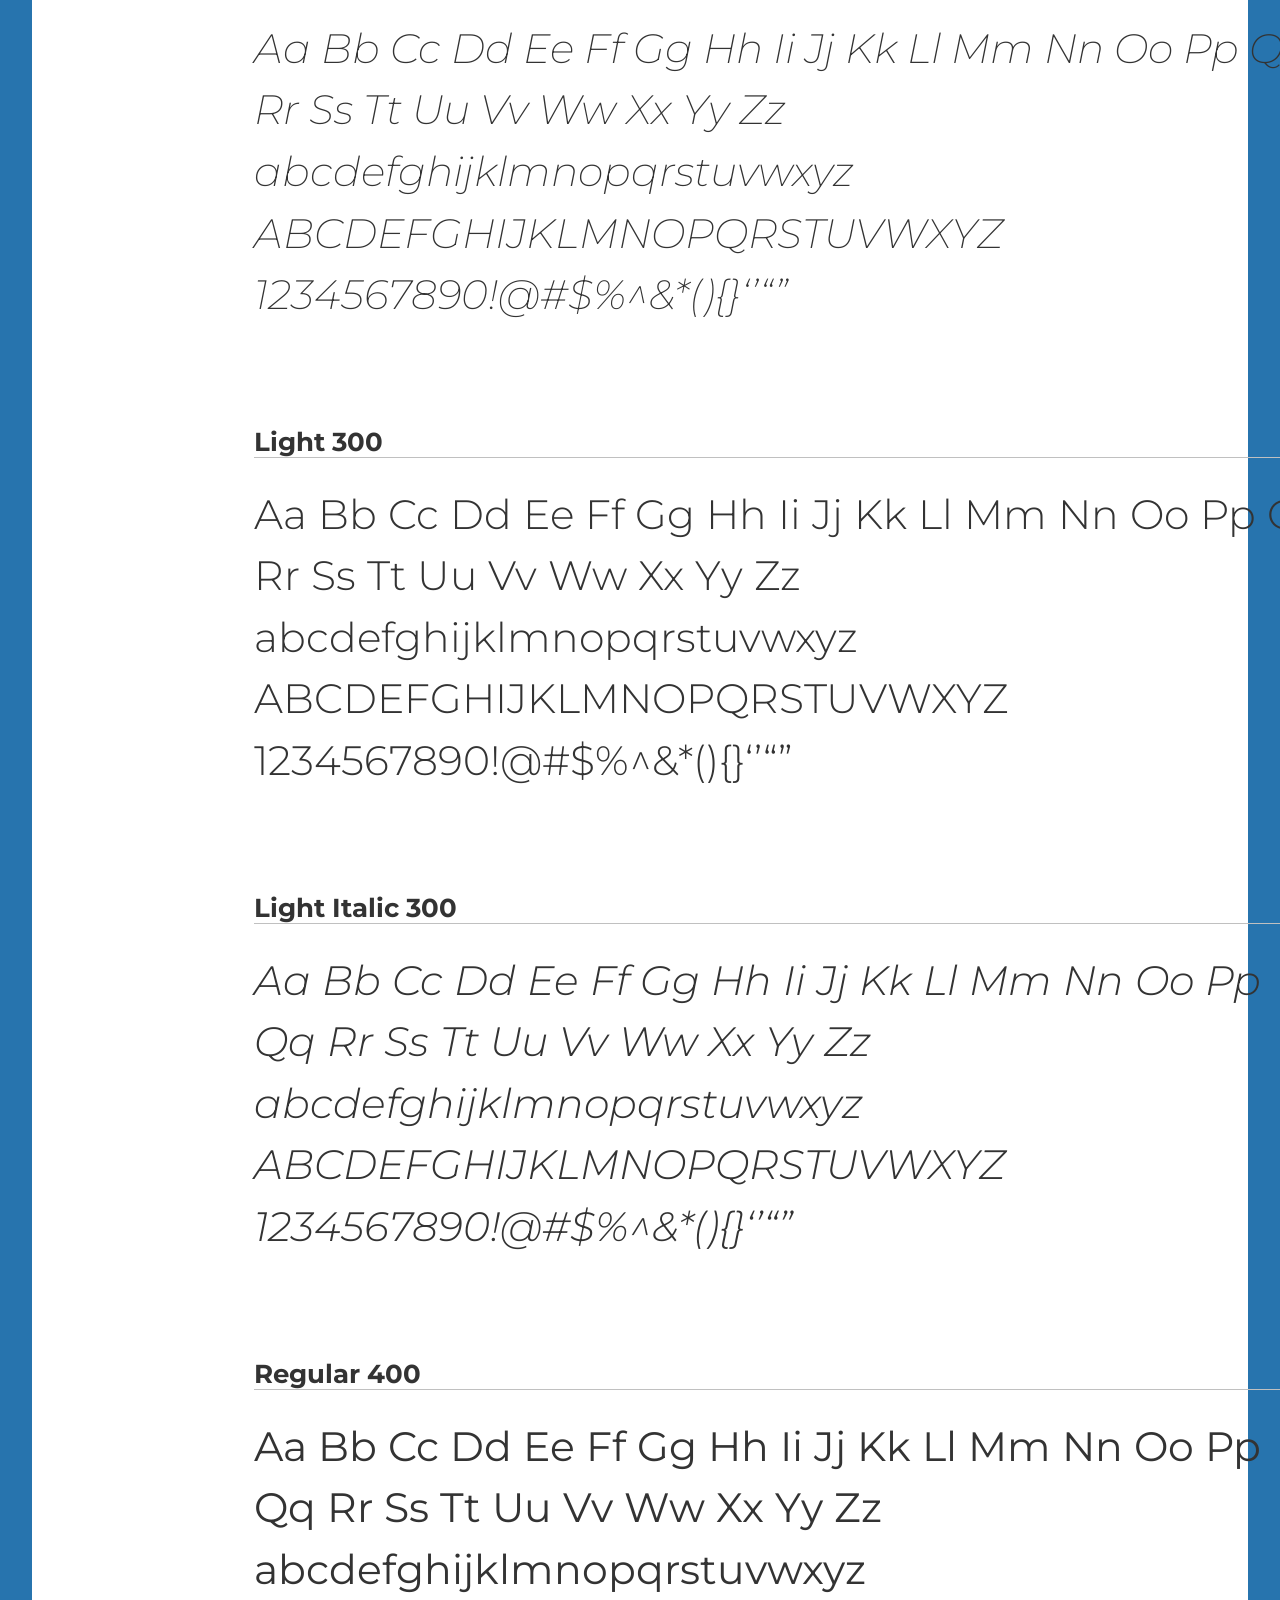
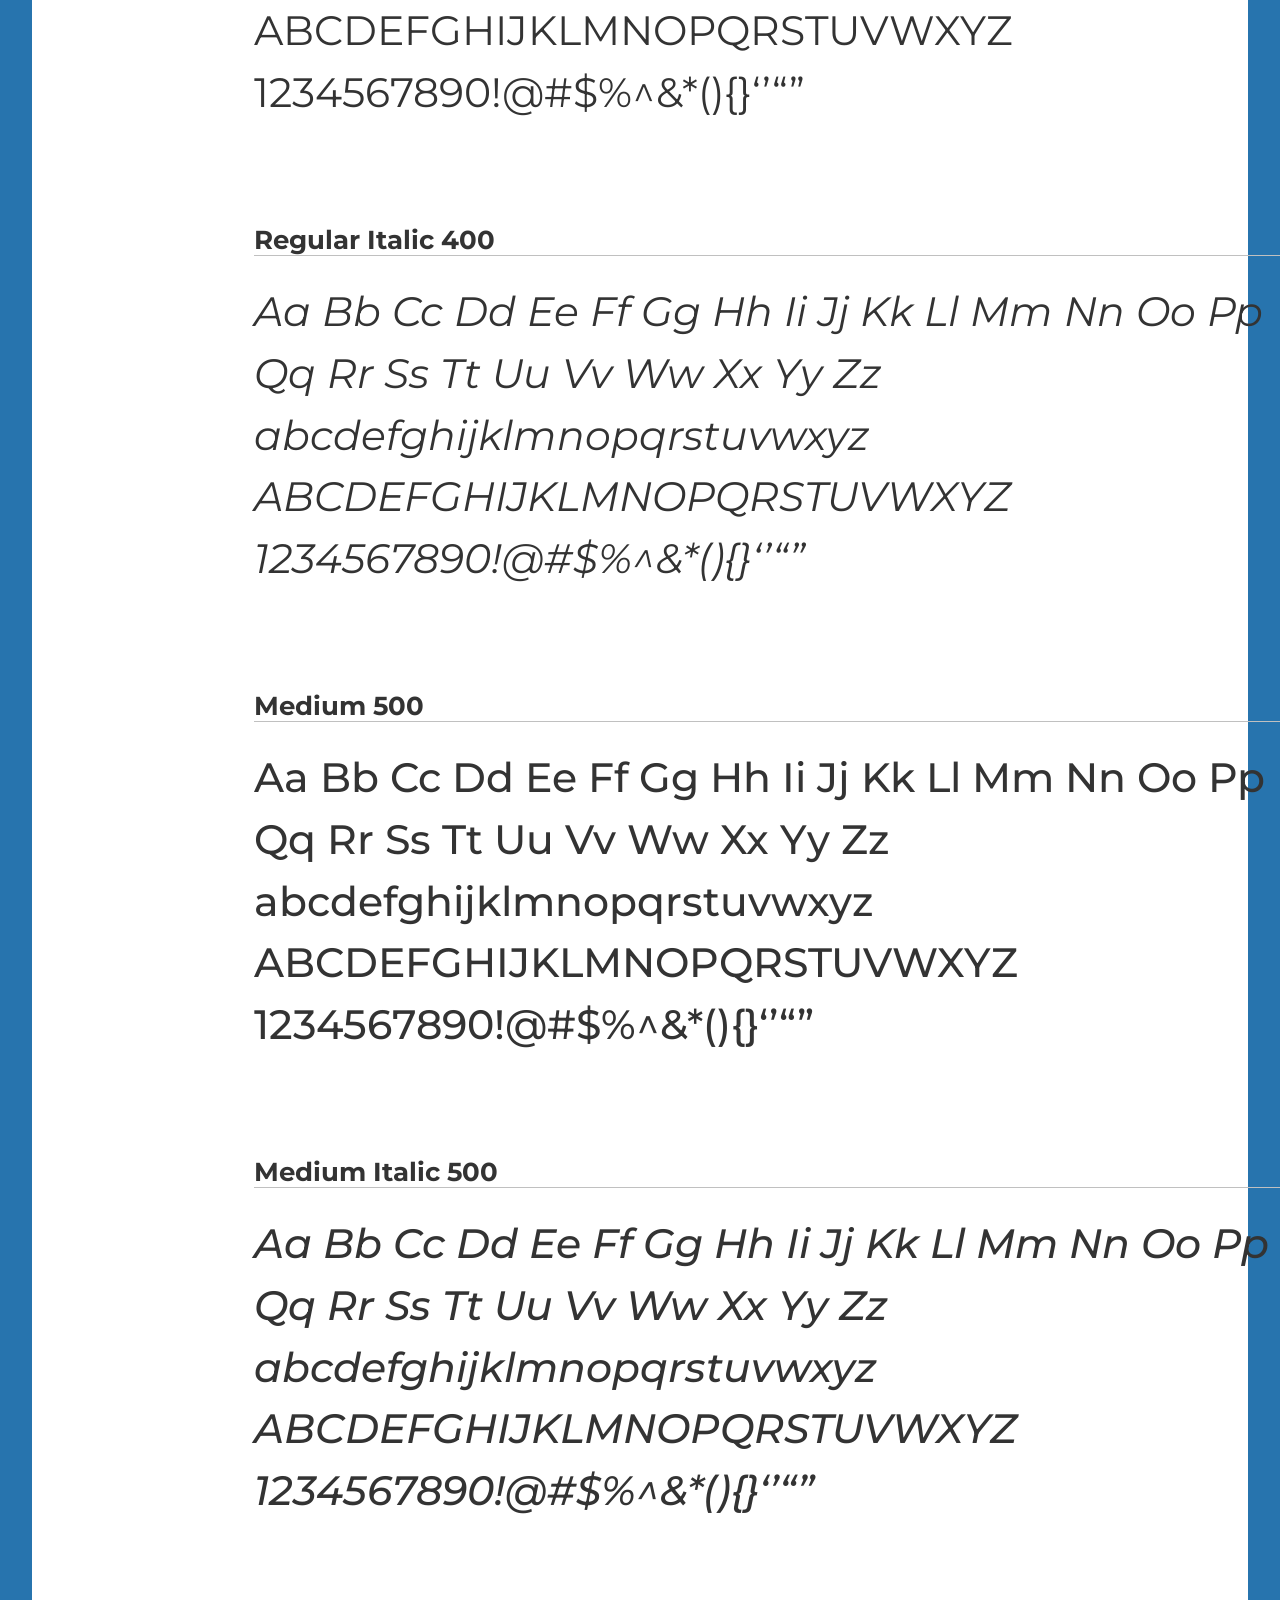
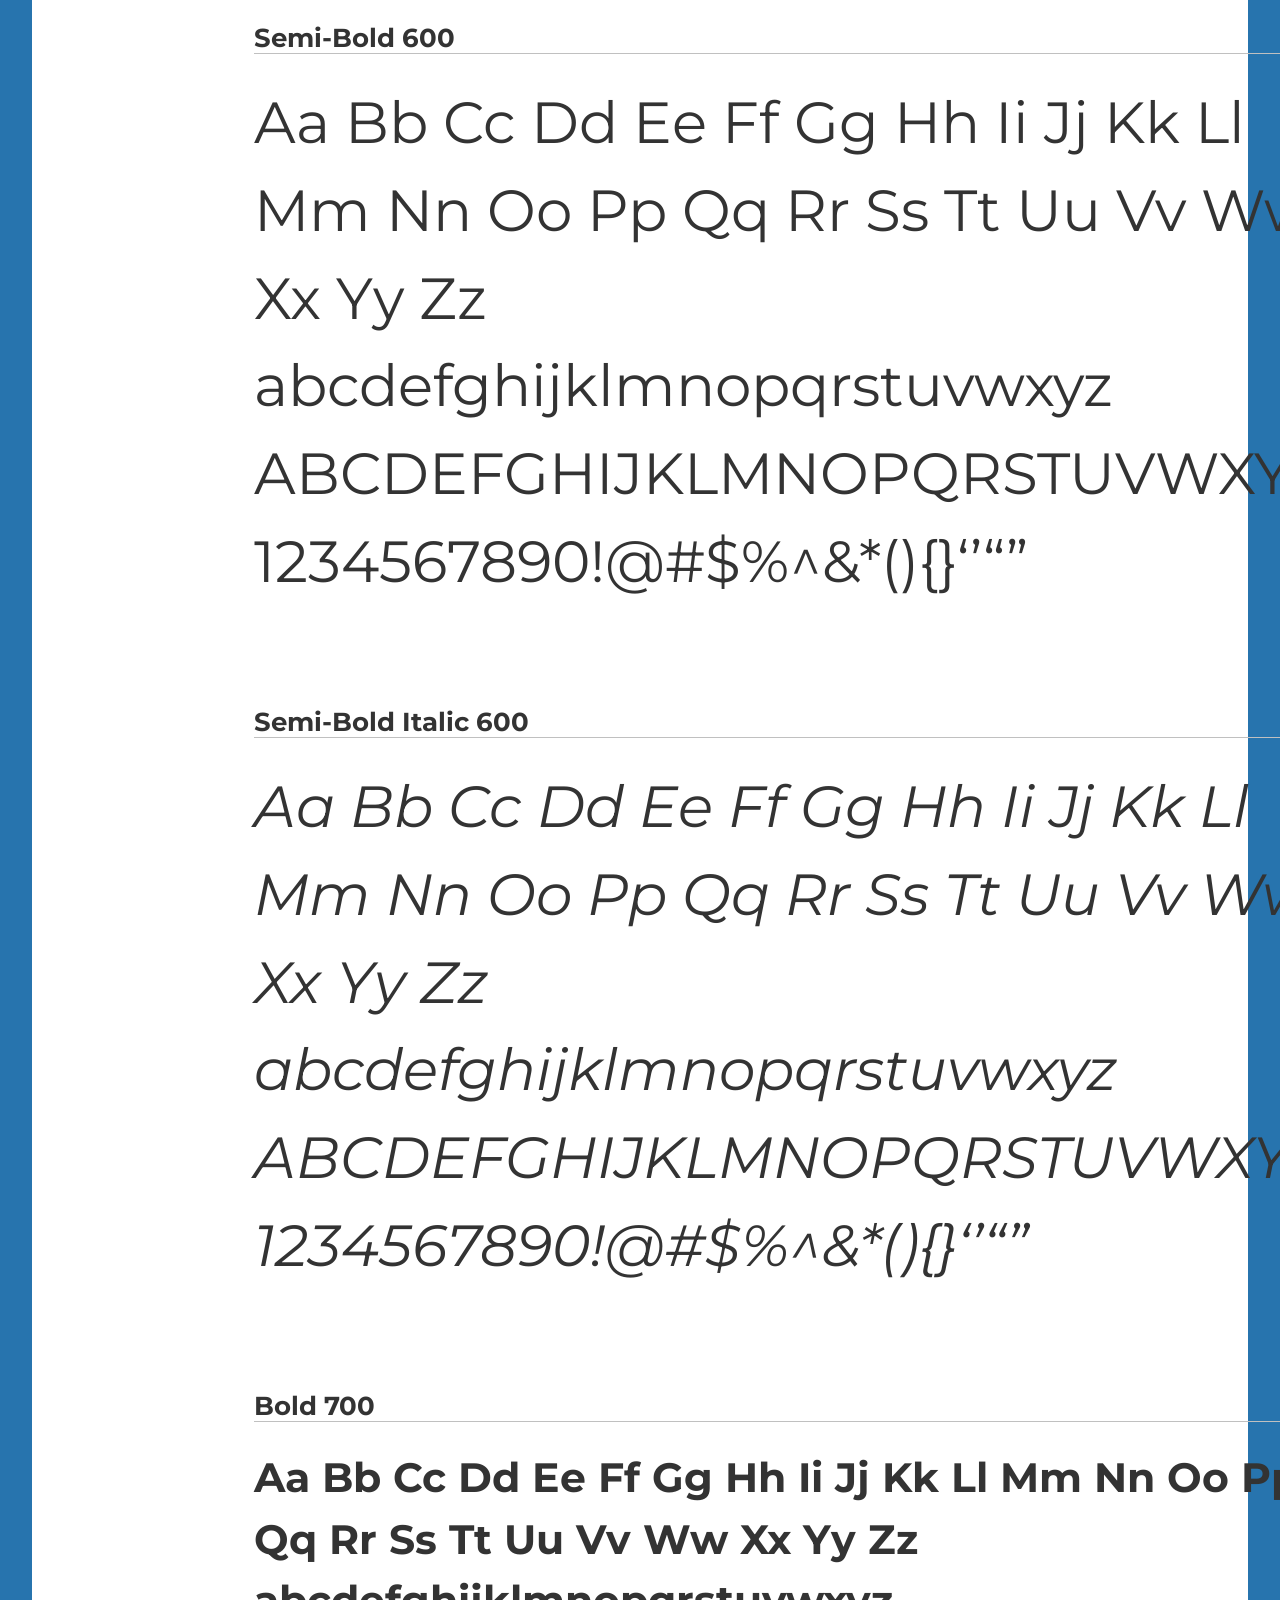
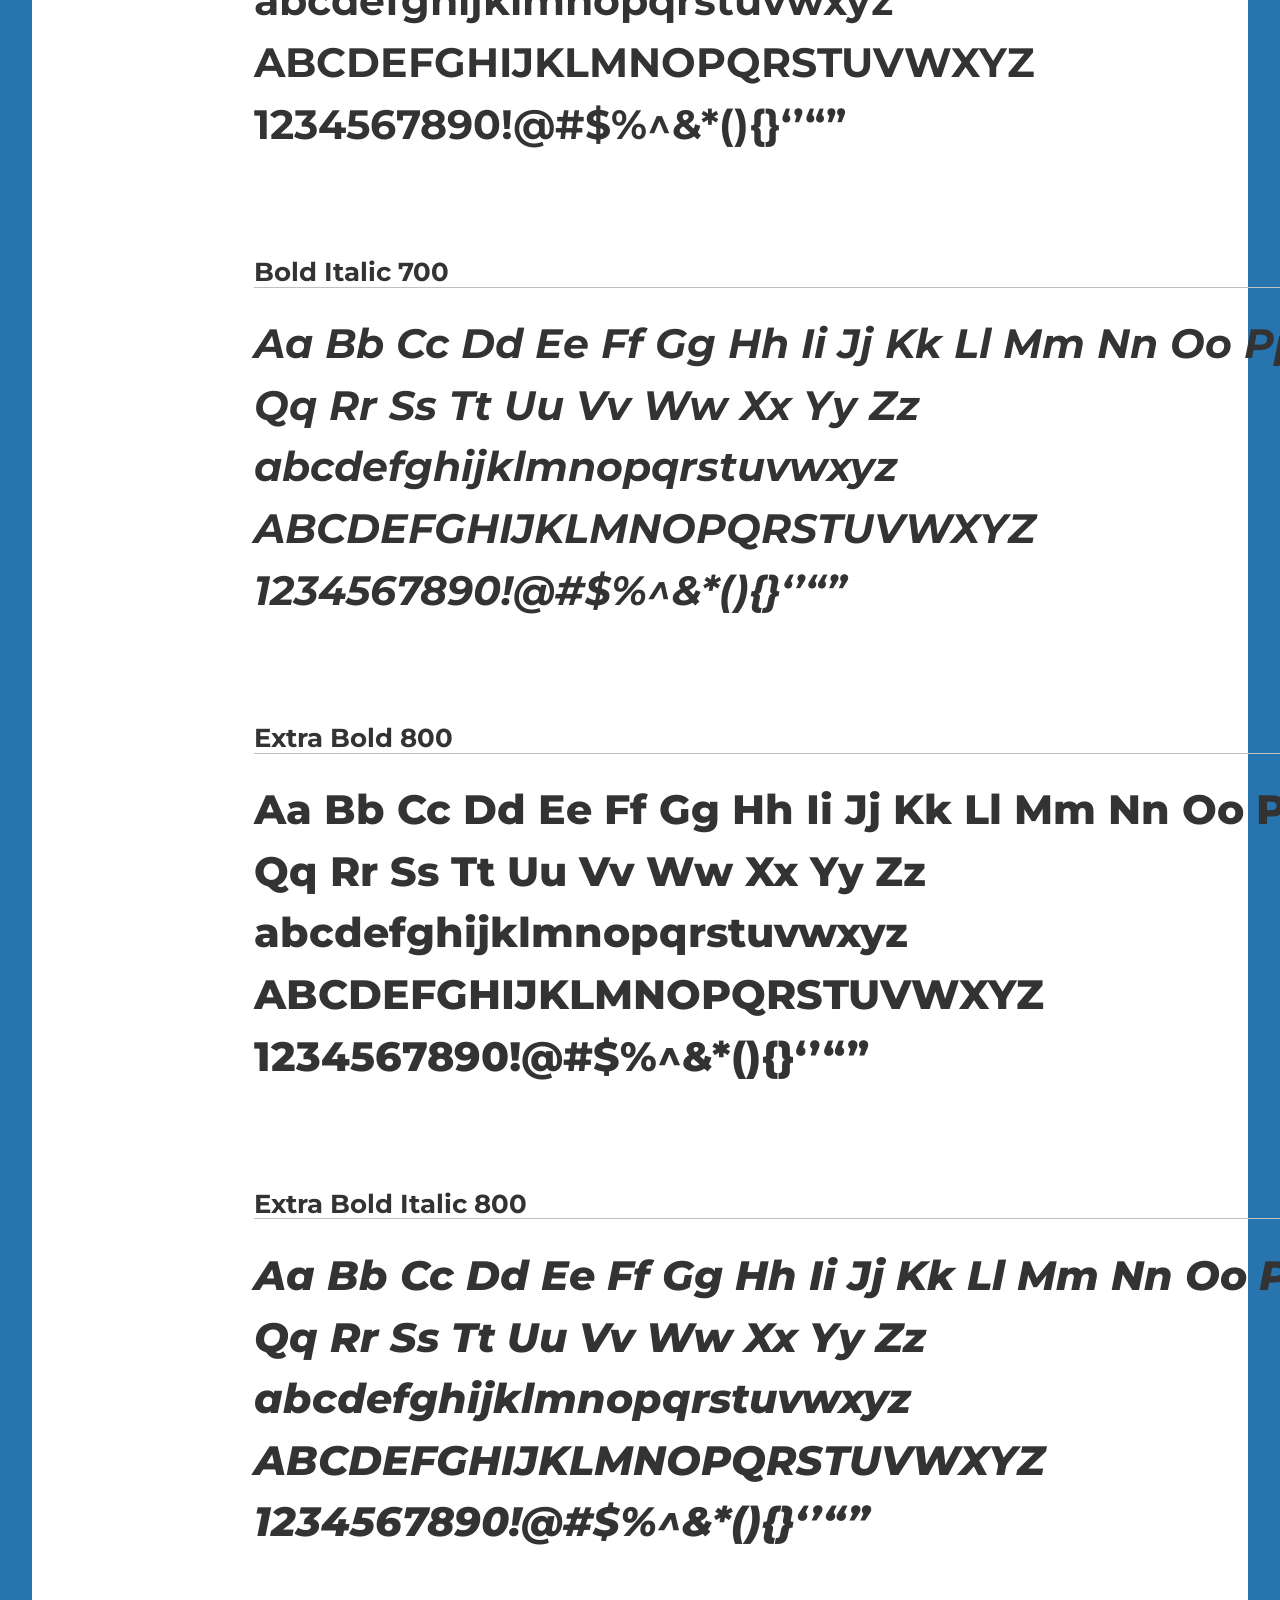
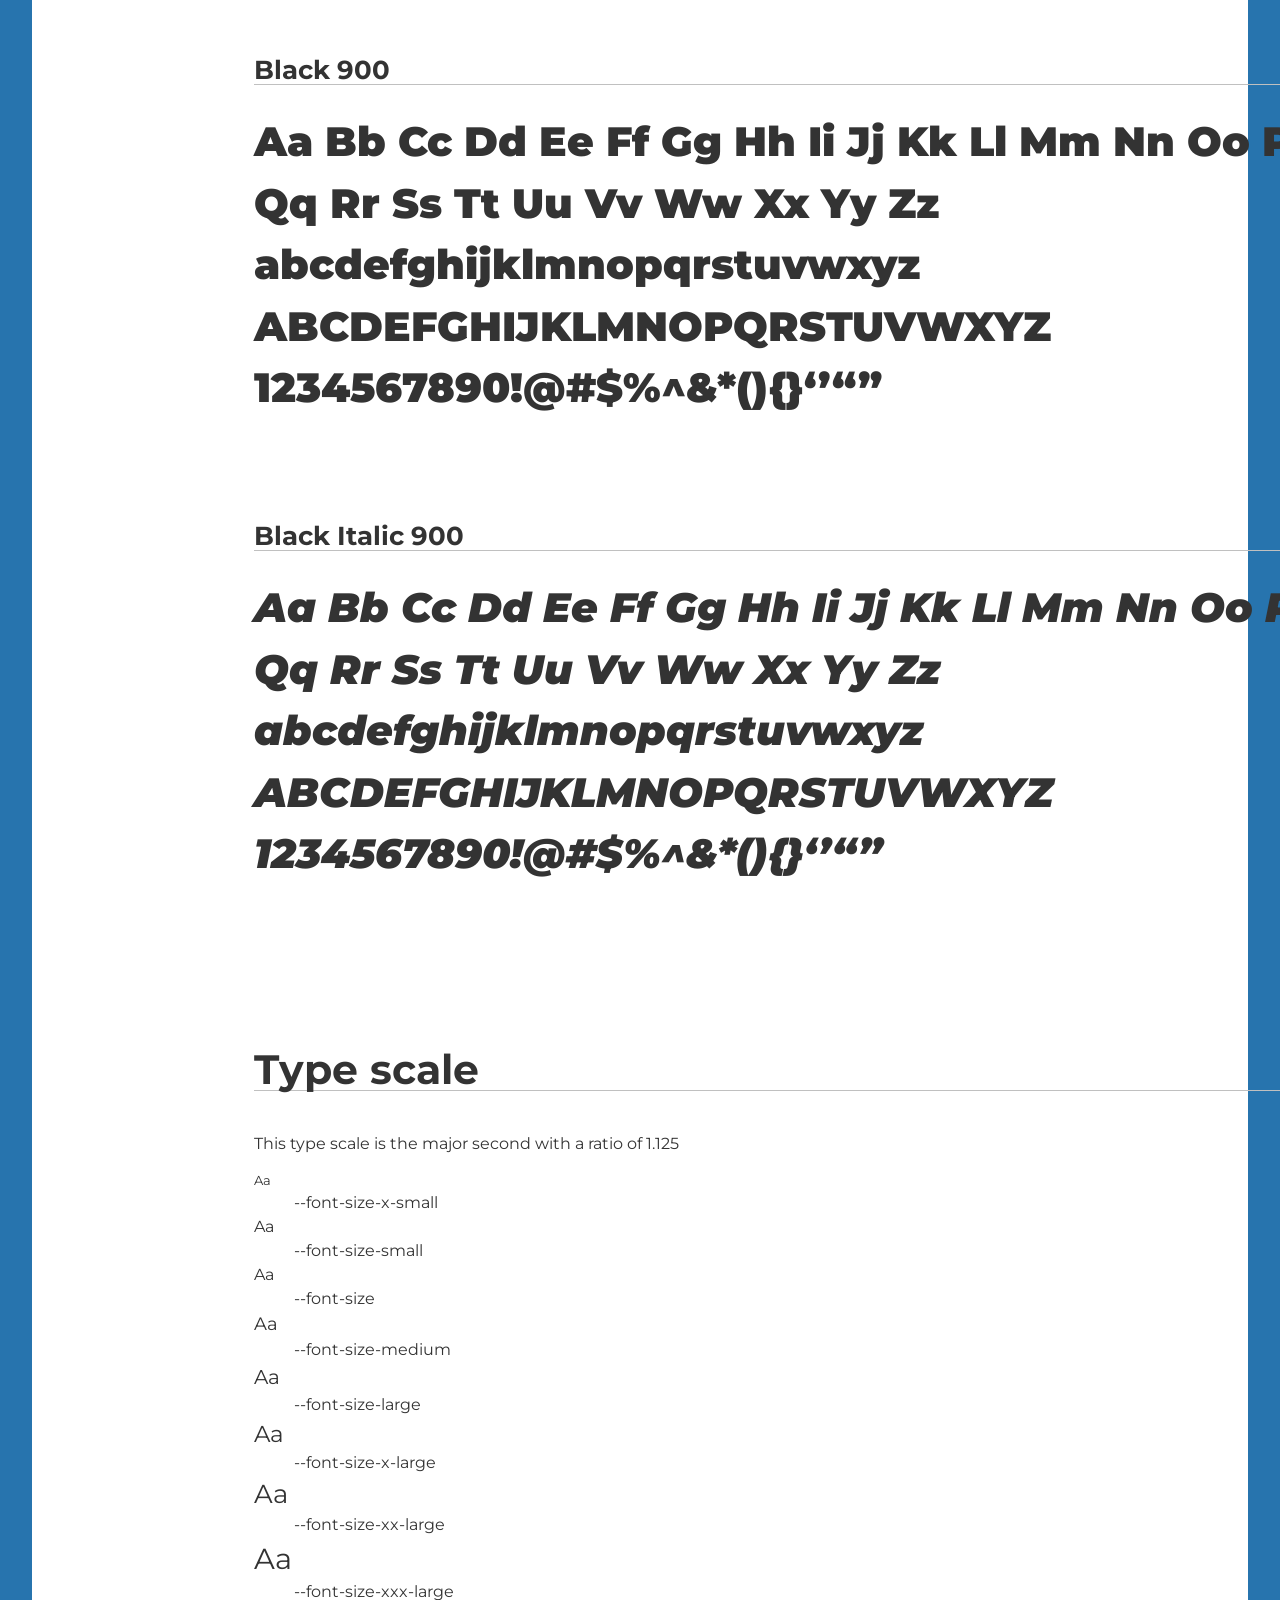
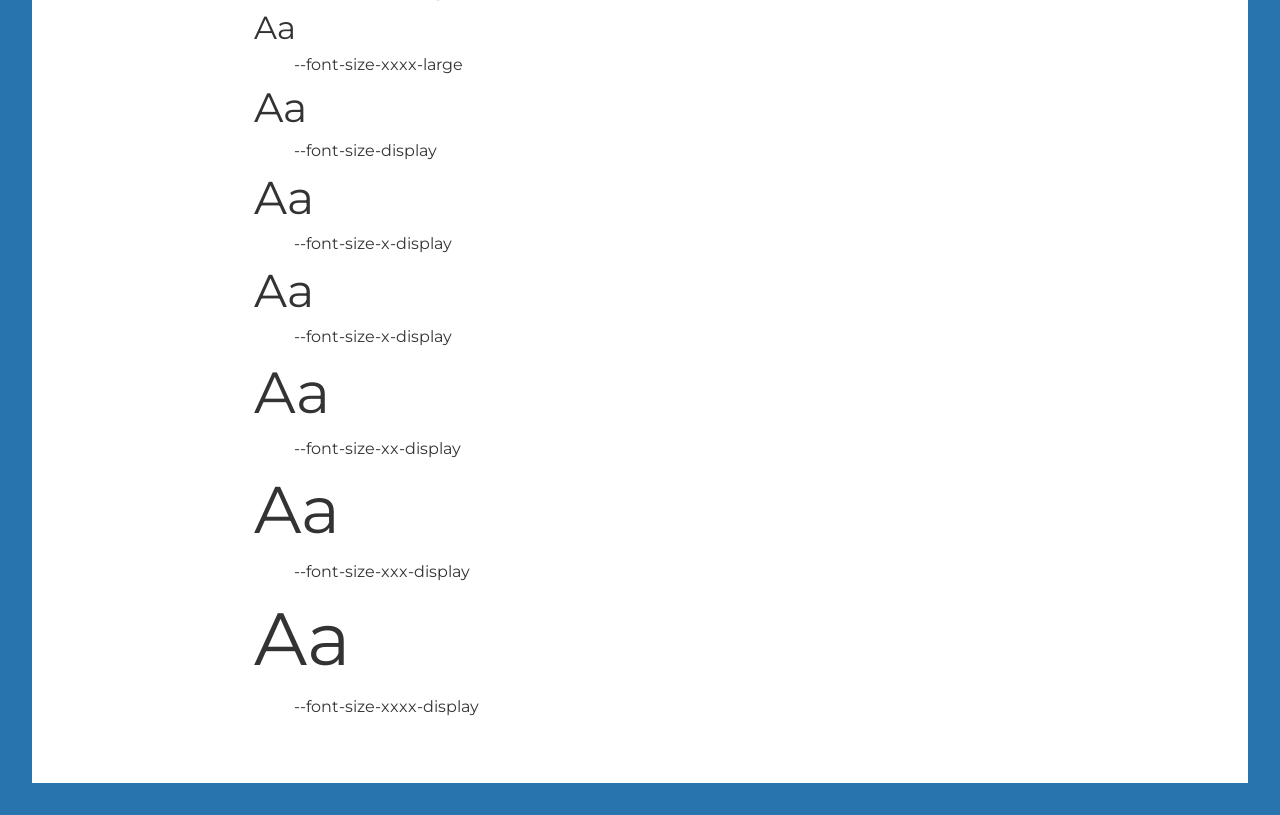
<file: typography/index.html>
<!doctype html>
<html lang="en-US">

  <head>
    <meta charset="utf-8">
    <title>Typography</title>
    <meta name="description" content="">
    <meta name="viewport" content="width=device-width, initial-scale=1.0" />
    
    <link rel="stylesheet" href="../css/styles.css">
    
    
    <style>
      @import url('https://fonts.googleapis.com/css?family=Montserrat:100,100i,200,200i,300,300i,400,400i,500,500i,600,600i,700,700i,800,800i,900,900i&display=swap');

      :root {
        --font-family: 'Montserrat', sans-serif;
      }

      main {
        display: grid;
        column-gap: 2vw;
        grid-template-columns: 2fr 4fr;
        grid-template-areas:
          "type-face ."
          "type-face type-sheet"
          "type-face type-scale";
      }


      .type-face {
        grid-area: type-face;
      
      }

      .type-face h1 {
        font-size: calc(2 * var(--font-size-xxxx-display));
        writing-mode: vertical-rl;
        text-orientation: sideways;
        line-height: 1;
        margin: 0;
        padding: 0;
       
      }

      .type-sheet {
        grid-area: type-sheet;
        font-size: var(--font-size-xx-display);
        overflow-wrap: break-word;
      }

      .type-scale {
        grid-area: type-scale;
      }

      

      h2 ~ h2,
      .type-scale h1 {
        margin: 4em 0 1em 0;
        border-bottom: 1px solid silver;
      }


      ::selection {
        background-color: hotpink;
      }

      .display {
        font-size: var(--font-size-xx-display);
      }

      .thin {
        font-size: var(--font-size-display);
        font-weight: var(--font-weight-thin);
      }

      .extra-light {
        font-size: var(--font-size-display);
        font-weight: var(--font-weight-extra-light);
      }

      .light {
        font-size: var(--font-size-display);
        font-weight: var(--font-weight-light);
      }

      .regular {
        font-size: var(--font-size-display);
        font-weight: var(--font-weight);
      }

      .medium {
        font-size: var(--font-size-display);
        font-weight: var(--font-weight-medium);
      }

      .bold {
        font-size: var(--font-size-display);
        font-weight: var(--font-weight-bold);
      }

      .extra-bold {
        font-size: var(--font-size-display);
        font-weight: var(--font-weight-extra-bold);
      }

      .black {
        font-size: var(--font-size-display);
        font-weight: var(--font-weight-black);
      }

      .italic {
        font-style: italic;
      }

    </style>
  </head>

  <body>
    <header>
      <h1>Typography</h1>
    </header>

    <nav>

    </nav>

    <main>
      <header class="type-face">
        <h1>Sample Typeface</h2>
      </header>

      <div class="type-sheet">
        <h2>Thin 100</h2>
        <div class="thin display" contenteditable="true">Aa Bb Cc Dd Ee Ff Gg Hh
          Ii Jj Kk Ll Mm Nn Oo Pp Qq Rr Ss Tt Uu Vv Ww Xx Yy Zz</div>
        <div class="thin" contenteditable="true">abcdefghijklmnopqrstuvwxyz
        </div>
        <div class="thin" contenteditable="true">ABCDEFGHIJKLMNOPQRSTUVWXYZ
        </div>
        <div class="thin" contenteditable="true">1234567890!@#$%^&*(){}‘’“”
        </div>

        <h2>Thin Italic 100</h2>
        <div class="thin italic display" contenteditable="true">Aa Bb Cc Dd Ee
          Ff Gg Hh Ii Jj Kk Ll Mm Nn Oo Pp Qq Rr Ss Tt Uu Vv Ww Xx Yy Zz</div>
        <div class="thin italic" contenteditable="true">
          abcdefghijklmnopqrstuvwxyz</div>
        <div class="thin italic" contenteditable="true">
          ABCDEFGHIJKLMNOPQRSTUVWXYZ</div>
        <div class="thin italic" contenteditable="true">
          1234567890!@#$%^&*(){}‘’“”</div>

        <h2>Extra Light 200</h2>
        <div class="extra-light display" contenteditable="true">Aa Bb Cc Dd Ee
          Ff Gg Hh Ii Jj Kk Ll Mm Nn Oo Pp Qq Rr Ss Tt Uu Vv Ww Xx Yy Zz</div>
        <div class="extra-light" contenteditable="true">
          abcdefghijklmnopqrstuvwxyz</div>
        <div class="extra-light" contenteditable="true">
          ABCDEFGHIJKLMNOPQRSTUVWXYZ</div>
        <div class="extra-light" contenteditable="true">
          1234567890!@#$%^&*(){}‘’“”</div>

        <h2>Extra Light Italic 200</h2>
        <div class="extra-light italic display" contenteditable="true">Aa Bb Cc
          Dd Ee Ff Gg Hh Ii Jj Kk Ll Mm Nn Oo Pp Qq Rr Ss Tt Uu Vv Ww Xx Yy Zz
        </div>
        <div class="extra-light italic" contenteditable="true">
          abcdefghijklmnopqrstuvwxyz</div>
        <div class="extra-light italic" contenteditable="true">
          ABCDEFGHIJKLMNOPQRSTUVWXYZ</div>
        <div class="extra-light italic" contenteditable="true">
          1234567890!@#$%^&*(){}‘’“”</div>

        <h2>Light 300</h2>
        <div class="light display" contenteditable="true">Aa Bb Cc Dd Ee Ff Gg
          Hh Ii Jj Kk Ll Mm Nn Oo Pp Qq Rr Ss Tt Uu Vv Ww Xx Yy Zz</div>
        <div class="light" contenteditable="true">abcdefghijklmnopqrstuvwxyz
        </div>
        <div class="light" contenteditable="true">ABCDEFGHIJKLMNOPQRSTUVWXYZ
        </div>
        <div class="light" contenteditable="true">1234567890!@#$%^&*(){}‘’“”
        </div>
        <h2>Light Italic 300</h2>
        <div class="light italic display" contenteditable="true">Aa Bb Cc Dd Ee
          Ff Gg Hh Ii Jj Kk Ll Mm Nn Oo Pp Qq Rr Ss Tt Uu Vv Ww Xx Yy Zz</div>
        <div class="light italic" contenteditable="true">
          abcdefghijklmnopqrstuvwxyz</div>
        <div class="light italic" contenteditable="true">
          ABCDEFGHIJKLMNOPQRSTUVWXYZ</div>
        <div class="light italic" contenteditable="true">
          1234567890!@#$%^&*(){}‘’“”</div>
        <h2>Regular 400</h2>
        <div class="regular display" contenteditable="true">Aa Bb Cc Dd Ee Ff Gg
          Hh Ii Jj Kk Ll Mm Nn Oo Pp Qq Rr Ss Tt Uu Vv Ww Xx Yy Zz</div>
        <div class="regular" contenteditable="true">abcdefghijklmnopqrstuvwxyz
        </div>
        <div class="regular" contenteditable="true">ABCDEFGHIJKLMNOPQRSTUVWXYZ
        </div>
        <div class="regular" contenteditable="true">1234567890!@#$%^&*(){}‘’“”
        </div>
        <h2>Regular Italic 400</h2>
        <div class="regular italic display" contenteditable="true">Aa Bb Cc Dd
          Ee Ff Gg Hh Ii Jj Kk Ll Mm Nn Oo Pp Qq Rr Ss Tt Uu Vv Ww Xx Yy Zz
        </div>
        <div class="regular italic" contenteditable="true">
          abcdefghijklmnopqrstuvwxyz</div>
        <div class="regular italic" contenteditable="true">
          ABCDEFGHIJKLMNOPQRSTUVWXYZ</div>
        <div class="regular italic" contenteditable="true">
          1234567890!@#$%^&*(){}‘’“”</div>

        <h2>Medium 500</h2>
        <div class="medium display" contenteditable="true">Aa Bb Cc Dd Ee Ff Gg
          Hh Ii Jj Kk Ll Mm Nn Oo Pp Qq Rr Ss Tt Uu Vv Ww Xx Yy Zz</div>
        <div class="medium" contenteditable="true">abcdefghijklmnopqrstuvwxyz
        </div>
        <div class="medium" contenteditable="true">ABCDEFGHIJKLMNOPQRSTUVWXYZ
        </div>
        <div class="medium" contenteditable="true">1234567890!@#$%^&*(){}‘’“”
        </div>
        <h2>Medium Italic 500</h2>
        <div class="medium italic display" contenteditable="true">Aa Bb Cc Dd Ee
          Ff Gg Hh Ii Jj Kk Ll Mm Nn Oo Pp Qq Rr Ss Tt Uu Vv Ww Xx Yy Zz</div>
        <div class="medium italic" contenteditable="true">
          abcdefghijklmnopqrstuvwxyz</div>
        <div class="medium italic" contenteditable="true">
          ABCDEFGHIJKLMNOPQRSTUVWXYZ</div>
        <div class="medium italic" contenteditable="true">
          1234567890!@#$%^&*(){}‘’“”</div>

        <h2>Semi-Bold 600</h2>
        <div class="semi-bold display" contenteditable="true">Aa Bb Cc Dd Ee Ff
          Gg Hh Ii Jj Kk Ll Mm Nn Oo Pp Qq Rr Ss Tt Uu Vv Ww Xx Yy Zz</div>
        <div class="semi-bold" contenteditable="true">abcdefghijklmnopqrstuvwxyz
        </div>
        <div class="semi-bold" contenteditable="true">ABCDEFGHIJKLMNOPQRSTUVWXYZ
        </div>
        <div class="semi-bold" contenteditable="true">1234567890!@#$%^&*(){}‘’“”
        </div>
        <h2>Semi-Bold Italic 600</h2>
        <div class="semi-bold italic display" contenteditable="true">Aa Bb Cc Dd
          Ee Ff Gg Hh Ii Jj Kk Ll Mm Nn Oo Pp Qq Rr Ss Tt Uu Vv Ww Xx Yy Zz
        </div>
        <div class="semi-bold italic" contenteditable="true">
          abcdefghijklmnopqrstuvwxyz</div>
        <div class="semi-bold italic" contenteditable="true">
          ABCDEFGHIJKLMNOPQRSTUVWXYZ</div>
        <div class="semi-bold italic" contenteditable="true">
          1234567890!@#$%^&*(){}‘’“”</div>

        <h2>Bold 700</h2>
        <div class="bold display" contenteditable="true">Aa Bb Cc Dd Ee Ff Gg Hh
          Ii Jj Kk Ll Mm Nn Oo Pp Qq Rr Ss Tt Uu Vv Ww Xx Yy Zz</div>
        <div class="bold" contenteditable="true">abcdefghijklmnopqrstuvwxyz
        </div>
        <div class="bold" contenteditable="true">ABCDEFGHIJKLMNOPQRSTUVWXYZ
        </div>
        <div class="bold" contenteditable="true">1234567890!@#$%^&*(){}‘’“”
        </div>
        <h2>Bold Italic 700</h2>
        <div class="bold italic display" contenteditable="true">Aa Bb Cc Dd Ee
          Ff Gg Hh Ii Jj Kk Ll Mm Nn Oo Pp Qq Rr Ss Tt Uu Vv Ww Xx Yy Zz</div>
        <div class="bold italic" contenteditable="true">
          abcdefghijklmnopqrstuvwxyz</div>
        <div class="bold italic" contenteditable="true">
          ABCDEFGHIJKLMNOPQRSTUVWXYZ</div>
        <div class="bold italic" contenteditable="true">
          1234567890!@#$%^&*(){}‘’“”</div>

        <h2>Extra Bold 800</h2>
        <div class="extra-bold display" contenteditable="true">Aa Bb Cc Dd Ee Ff
          Gg Hh Ii Jj Kk Ll Mm Nn Oo Pp Qq Rr Ss Tt Uu Vv Ww Xx Yy Zz</div>
        <div class="extra-bold" contenteditable="true">
          abcdefghijklmnopqrstuvwxyz</div>
        <div class="extra-bold" contenteditable="true">
          ABCDEFGHIJKLMNOPQRSTUVWXYZ</div>
        <div class="extra-bold" contenteditable="true">
          1234567890!@#$%^&*(){}‘’“”</div>
        <h2>Extra Bold Italic 800</h2>
        <div class="extra-bold italic display" contenteditable="true">Aa Bb Cc
          Dd Ee Ff Gg Hh Ii Jj Kk Ll Mm Nn Oo Pp Qq Rr Ss Tt Uu Vv Ww Xx Yy Zz
        </div>
        <div class="extra-bold italic" contenteditable="true">
          abcdefghijklmnopqrstuvwxyz</div>
        <div class="extra-bold italic" contenteditable="true">
          ABCDEFGHIJKLMNOPQRSTUVWXYZ</div>
        <div class="extra-bold italic" contenteditable="true">
          1234567890!@#$%^&*(){}‘’“”</div>
        <h2>Black 900</h2>
        <div class="black display" contenteditable="true">Aa Bb Cc Dd Ee Ff Gg
          Hh Ii Jj Kk Ll Mm Nn Oo Pp Qq Rr Ss Tt Uu Vv Ww Xx Yy Zz</div>
        <div class="black" contenteditable="true">abcdefghijklmnopqrstuvwxyz
        </div>
        <div class="black" contenteditable="true">ABCDEFGHIJKLMNOPQRSTUVWXYZ
        </div>
        <div class="black" contenteditable="true">1234567890!@#$%^&*(){}‘’“”
        </div>
        <h2>Black Italic 900</h2>
        <div class="black italic display" contenteditable="true">Aa Bb Cc Dd Ee
          Ff Gg Hh Ii Jj Kk Ll Mm Nn Oo Pp Qq Rr Ss Tt Uu Vv Ww Xx Yy Zz</div>

        <div class="black italic" contenteditable="true">
          abcdefghijklmnopqrstuvwxyz</div>
        <div class="black italic" contenteditable="true">
          ABCDEFGHIJKLMNOPQRSTUVWXYZ</div>
        <div class="black italic" contenteditable="true">
          1234567890!@#$%^&*(){}‘’“”</div>

      </div>

      <div class="type-scale">
        <h1>Type scale</h1>
        <p>This type scale is the major second with a ratio of 1.125</p>

        <dl>
          <dt style="font-size: var(--font-size-x-small);">Aa</dt>
          <dd>--font-size-x-small</dd>

          <dt style="font-size: var(-font-size-small);">Aa</dt>
          <dd>--font-size-small</dd>

          <dt style="font-size: var(--font-size);">Aa</dt>
          <dd>--font-size</dd>

          <dt style="font-size: var(--font-size-medium);">Aa</dt>
          <dd>--font-size-medium</dd>

          <dt style="font-size: var(--font-size-large);">Aa</dt>
          <dd>--font-size-large</dd>

          <dt style="font-size: var(--font-size-x-large);">Aa</dt>
          <dd>--font-size-x-large</dd>

          <dt style="font-size: var(--font-size-xx-large);">Aa</dt>
          <dd>--font-size-xx-large</dd>

          <dt style="font-size: var(--font-size-xxx-large);">Aa</dt>
          <dd>--font-size-xxx-large</dd>

          <dt style="font-size: var(--font-size-xxxx-large);">Aa</dt>
          <dd>--font-size-xxxx-large</dd>

          <dt style="font-size: var(--font-size-display);">Aa</dt>
          <dd>--font-size-display</dd>

          <dt style="font-size: var(--font-size-x-display);">Aa</dt>
          <dd>--font-size-x-display</dd>

          <dt style="font-size: var(--font-size-x-display);">Aa</dt>
          <dd>--font-size-x-display</dd>

          <dt style="font-size: var(--font-size-xx-display);">Aa</dt>
          <dd>--font-size-xx-display</dd>

          <dt style="font-size: var(--font-size-xxx-display);">Aa</dt>
          <dd>--font-size-xxx-display</dd>

          <dt style="font-size: var(--font-size-xxxx-display);">Aa</dt>
          <dd>--font-size-xxxx-display</dd>
        </dl>
      </div>

    </main>

    <aside>

    </aside>
    <footer>

    </footer>
  </body>

</html>
</file>
<file: css/styles.css>
:root {
  --ucla-gold: #ffd100;
  --ucla-blue: #2774ae;
  --ucla-lightest-blue: #daebfe;
  --ucla-lighter-blue: #8bb8e8;
  --ucla-darker-blue: #005587;
  --ucla-darkest-blue: #003b5c;
  --ucla-darker-gold: #ffc72c;
  --ucla-darkest-gold: #ffb81c;
  --ucla-cyan: #0ff;
  --ucla-magenta: #ff00a5;
  --ucla-green: #00ff87;
  --ucla-darker-green: #32aa56;
  --ucla-yellow: #ff0;
  --ucla-purple: #8a69d4;
  --black: #000;
  --black-90: #1a1a1a;
  --black-80: #333;
  --black-70: #4d4d4d;
  --black-60: #666;
  --black-50: #808080;
  --black-40: #999;
  --black-30: #b3b3b3;
  --black-20: #ccc;
  --black-10: #e6e6e6;
  --white: #fff;
  --color-primary: var(--ucla-blue);
  --color-secondary: var(--ucla-darkest-blue);
  --color-accent: var(--ucla-lightest-blue);
  --font-family: Helvetica, Arial, sans-serif;
  --font-family-alt: "Nunito", Helvetica, Arial, sans-serif;
  --font-family-display: var(--font-family);
  --font-family-system: -apple-system, BlinkMacSystemFont, "helvetica neue",
    helvetica, Ubuntu, roboto, noto, segoe ui, arial, sans-serif;
  --font-family-mono: Menlo, Consolas, Monaco, "Liberation Mono",
    "Lucida Console", monospace;
  --font-weight-thin: 100;
  --font-weight-extra-light: 200;
  --font-weight-light: 300;
  --font-weight: 400;
  --font-weight-medium: 500;
  --font-weight-semi-bold: 600;
  --font-weight-bold: 700;
  --font-weight-extra-bold: 800;
  --font-weight-black: 900;
  --text-scale-ratio: 1.125;
  --font-size-xxxx-display: 4.624rem;
  --font-size-xxx-display: 4.11rem;
  --font-size-xx-display: 3.653rem;
  --font-size-x-display: 2.887rem;
  --font-size-display: 2.566rem;
  --font-size-xxxx-large: 2.027rem;
  --font-size-xxx-large: 1.802rem;
  --font-size-xx-large: 1.602rem;
  --font-size-x-large: 1.424rem;
  --font-size-large: 1.266rem;
  --font-size-medium: 1.125rem;
  --font-size: 1rem;
  --font-size-small: 0.889rem;
  --font-size-x-small: 0.79rem;
  --line-height-text: 1.5;
  --line-height-display: 1.125;
  --line-height-alt: 1.25;
  --line-height: 1;
  --border-radius-x-small: 0.25rem;
  --border-radius-small: 0.5rem;
  --border-radius-medium: 0.75rem;
  --border-radius-large: 1rem;
  --border-radius-circle: 50%;
  --border-width-hairline: 1px;
  --border-width-thin: 2px;
  --border-width-thick: 5px;
  --border-thin: var(--border-width-hairline) solid var(--black-50);
  --border-thick: var(--border-width-thick) solid var(--black-20);
  --border-thin-primary: var(--border-width-hairline) solid var(--ucla-blue);
  --border-thick-primary: var(--border-width-thick) solid var(--ucla-blue);
  --max-width: 90rem;
  --min-width: 60rem;
  --spacing-x-small: 0.25rem;
  --spacing-small: 0.5rem;
  --spacing: 0.75rem;
  --spacing-medium: 1rem;
  --spacing-large: 1.5rem;
  --spacing-xx-small: 0.125rem;
  --spacing-x-large: 2rem;
  --spacing-xx-large: 3rem;
  --bp-x-small: 18.75em;
  --bp-small: 30em;
  --bp-medium: 48em;
  --bp-large: 64em;
  --bp-x-large: 75em;
  --bp-xx-large: 87.5rem;
}

*,
*::before,
*::after {
  box-sizing: border-box;
}

body {
  background-color: var(--ucla-blue);
  color: var(--black-80);
  font-family: var(--font-family);
  font-size: var(--font-size);
  line-height: var(--line-height-text);
  margin: var(--spacing-x-large);
  max-width: var(--max-width);
  min-height: 100vh;
  scroll-behavior: smooth;
  text-rendering: optimizeSpeed;
}

main {
  background-color: white;
  padding: 3em;
}

article > * + * {
  margin-top: 1em;
}

h1,
h2,
h3,
h4,
h5,
h6 {
  font-weight: var(--font-weight-bold);
}

h1,
.h1 {
  font-size: var(--font-size-display);
  line-height: var(--line-height);
}

h2,
.h2 {
  font-size: var(--font-size-xx-large);
  line-height: var(--line-height-display);
}

h3,
.h3 {
  font-size: var(--font-size-large);
  line-height: var(--line-height-display);
}

h4,
.h4 {
  font-size: var(--font-size-medium);
}

h5,
.h5 {
  font-size: var(--font-size);
}

h6,
.h6 {
  font-size: var(--font-size-small);
}

hr {
  display: block;
  height: 1px;
  border: 0;
  border-top: 1px solid var(--black-10);
  margin: 1em 0;
  padding: 0;
}

ul[class],
ol[class] {
  list-style: none;
  margin: 0;
  padding: 0;
}

figure,
figcaption {
  margin: 0;
  padding: 0;
}

::selection {
  background: var(--color-accent);
  text-shadow: none;
}

small,
.small,
.legal {
  font-size: var(--font-size-x-small);
}

code {
  font-family: var(--font-family-mono);
}

img {
  max-width: 100%;
  display: block;
}

table {
  border-collapse: collapse;
  margin: var(--spacing) 0;
  table-layout: fixed;
  width: 100%;
}

th {
  border-bottom: var(--border-style-thin);
  padding: var(--spacing) 0;
}

td {
  border-bottom: var(--border-style-thin);
  padding: var(--spacing);
}

td,
th,
tr {
  vertical-align: middle;
}

input,
button,
textarea,
select {
  font: inherit;
}

.social-icons > a:link {
  text-decoration: none;
}

.social-icons > a:hover,
.social-icons > a:focus {
  background-color: initial;
  outline: initial;
}

.social-icons a > .icon {
  fill: var(--color-secondary);
}

.social-icons a > .icon:focus,
.social-icons a > .icon:hover {
  fill: var(--color-primary);
}

.icon.microblog {
  transform: translateY(-7px);
}

.standfirst {
  font-size: var(--font-size-x-large);
  line-height: var(--line-height-alt);
}

.lede {
  font-size: var(--font-size-large);
  line-height: var(--line-height-alt);
}

@media print {
  *,
*:before,
*:after {
    background: transparent !important;
    color: #000 !important;
    box-shadow: none !important;
    text-shadow: none !important;
  }
  a,
a:visited {
    text-decoration: underline;
  }
  a[href]:after {
    content: " (" attr(href) ")";
  }
  abbr[title]:after {
    content: " (" attr(title) ")";
  }
  a[href^="#"]:after,
a[href^="javascript:"]:after {
    content: "";
  }
  pre {
    white-space: pre-wrap !important;
  }
  pre,
blockquote {
    border: 1px solid #999;
    page-break-inside: avoid;
  }
  thead {
    display: table-header-group;
  }
  tr,
img {
    page-break-inside: avoid;
  }
  p,
h2,
h3 {
    orphans: 3;
    widows: 3;
  }
  h2,
h3 {
    page-break-after: avoid;
  }
}
</file>
